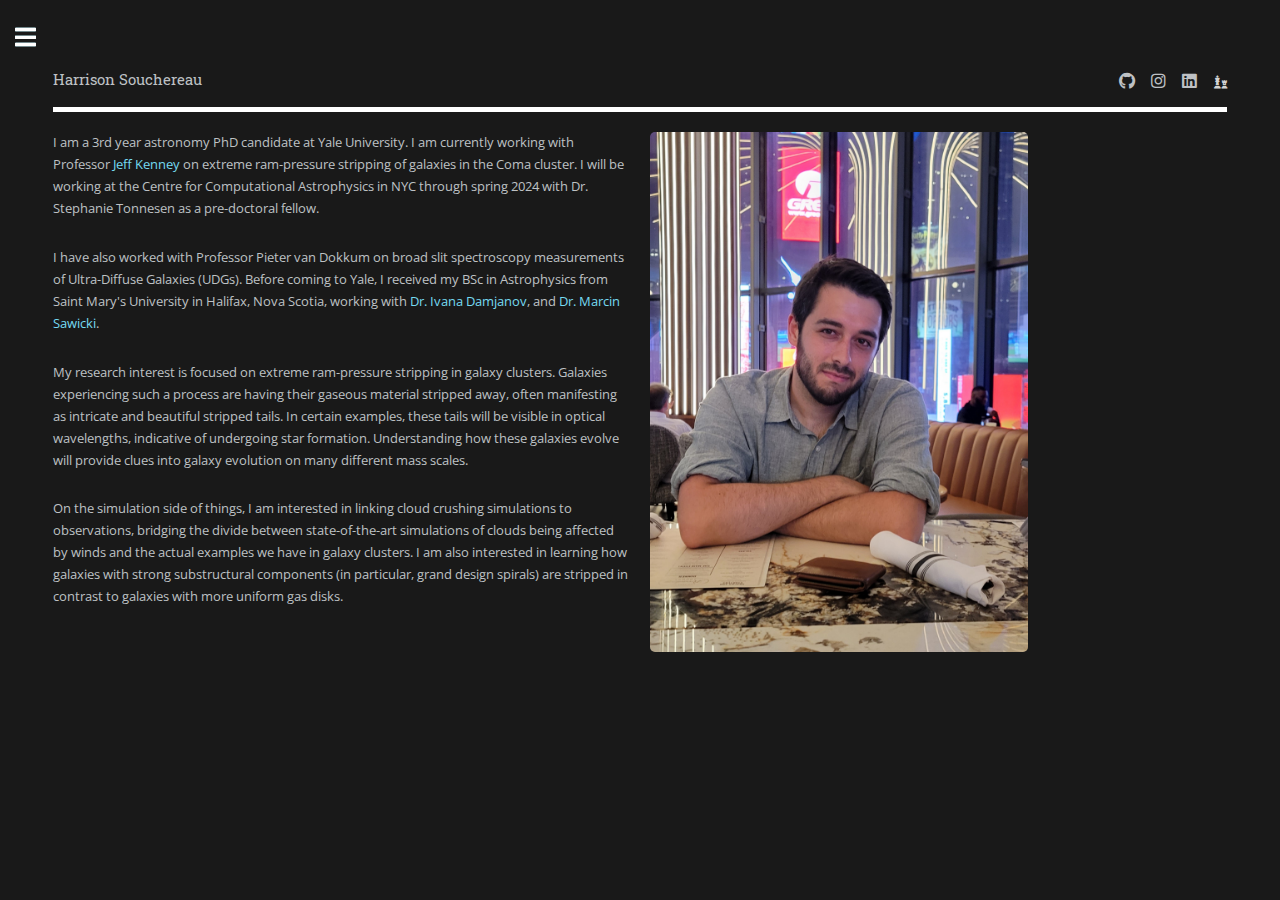
<file: index.html>
<!DOCTYPE HTML>
<!--
	Editorial by HTML5 UP
	html5up.net | @ajlkn
	Free for personal and commercial use under the CCA 3.0 license (html5up.net/license)
-->
<html>
	<head>
		<title>Harrison Souchereau</title>
		<meta charset="utf-8" />
		<meta name="viewport" content="width=device-width, initial-scale=1, user-scalable=no" />
		<link rel="stylesheet" href="assets/css/main.css" />
		<link rel="icon" href="images/icon.png">

		<script src="assets/jquery.min.js"></script>


	</head>
	<body class="is-preload">
		<!-- Wrapper -->
			<div id="wrapper">

				<!-- Main -->
					<div id="main">
						<div class="inner">

							<div id="nav-placeholder"></div>


							<div class="row" style="padding-top: 20px">
								<div class="col-6 col-12-small">
									<p> I am a 3rd year astronomy PhD candidate at Yale University.
										 I am currently working with Professor <a href="http://www.astro.yale.edu/kenney/pages/projects.html">
											Jeff Kenney </a> on extreme ram-pressure stripping of galaxies in the Coma cluster. I will be working at the Centre for 
											Computational Astrophysics in NYC through spring 2024 with Dr. Stephanie Tonnesen as a pre-doctoral fellow.
									</p>
									<p>
										I have also worked with Professor Pieter van Dokkum on broad slit
										spectroscopy measurements of Ultra-Diffuse Galaxies (UDGs). Before coming to Yale,
										I received my BSc in Astrophysics from Saint Mary's University
										in Halifax, Nova Scotia, working with <a href="https://www.smu.ca/research/profiles/faculty/Damjanov49.html">Dr. Ivana Damjanov</a>,
										and <a href="https://www.ap.smu.ca/~sawicki/sawicki/sawicki%3A_home.html"> Dr. Marcin Sawicki</a>.
									</p>
									<p>	
										My research interest is focused on extreme ram-pressure stripping in galaxy clusters. Galaxies experiencing such a process are having their gaseous material stripped away, often manifesting as intricate and beautiful stripped tails. In certain examples, these tails will be visible in optical wavelengths, indicative of undergoing star formation. Understanding how these galaxies evolve will provide clues into galaxy evolution on many different mass scales. 
									</p>
									<p>
										On the simulation side of things, I am interested in linking cloud crushing simulations to observations, bridging the divide between state-of-the-art simulations of clouds being affected by winds and the actual examples we have in galaxy clusters. I am also interested in learning how galaxies with strong substructural components (in particular, grand design spirals) are stripped in contrast to galaxies with more uniform gas disks.
									</p>


								</div>
								<div class="col-4 col-12-small">
									<span class="image fit"><img src="images/profpic2.jpg" alt="" width="70%"/></span>
								</div>

							</div>

						</div>
					</div>

				<!-- Sidebar -->
					<div id="sidebar">
						<div class="inner">

							<!-- Load in sidebar menu -->
							<div id="sidebarMenu-placeholder"></div>
							<!-- Footer -->
							<div id="sidebarFooter"></div>

						</div>
					</div>

			</div>

		<!-- Scripts -->
			<script src="assets/js/jquery.min.js"></script>
			<script src="assets/js/browser.min.js"></script>
			<script src="assets/js/breakpoints.min.js"></script>
			<script src="assets/js/util.js"></script>
			<script src="assets/js/main.js"></script>

			<script>
				$(function(){
					$("#nav-placeholder").load("assets/components/header.html");
					$("#sidebarMenu-placeholder").load("sidebarMenu.html");
					$("#sidebarFooter").load("assets/components/footer.html");
				});
			</script>



	</body>
</html>
</file>
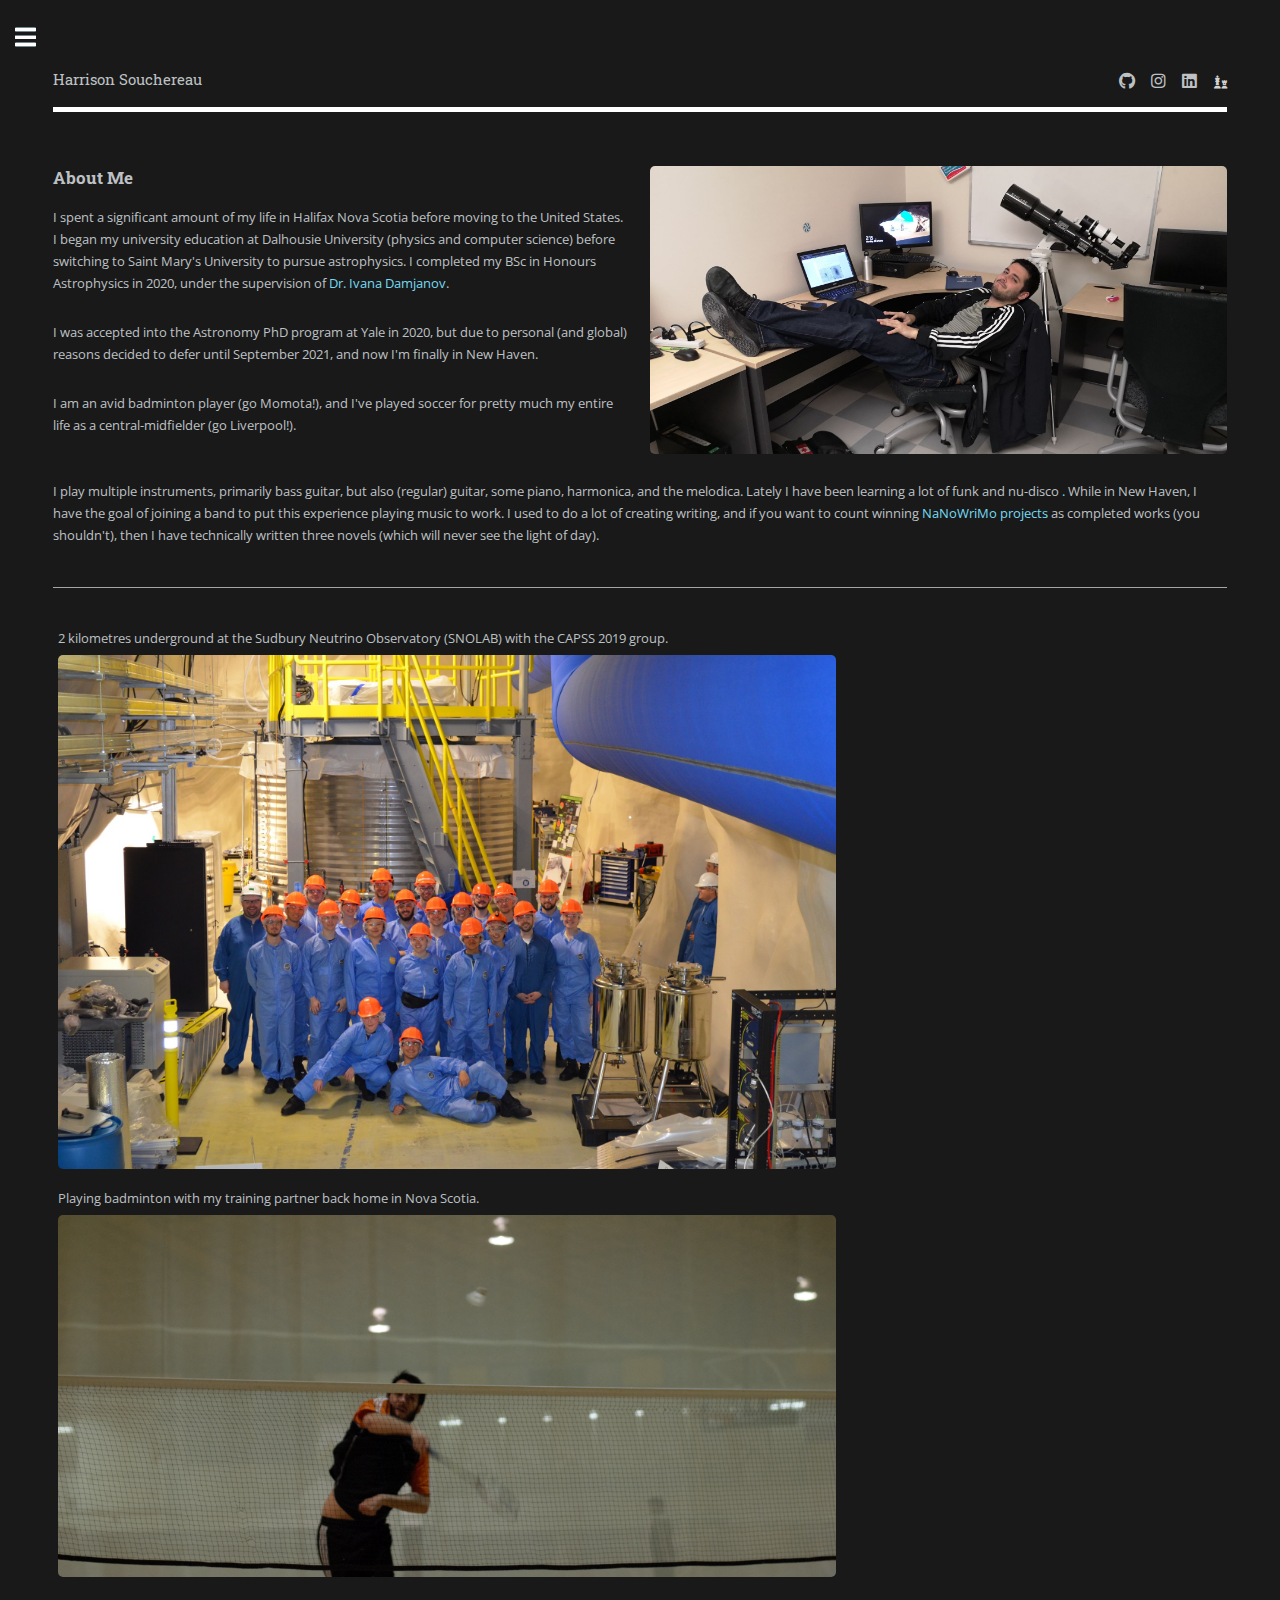
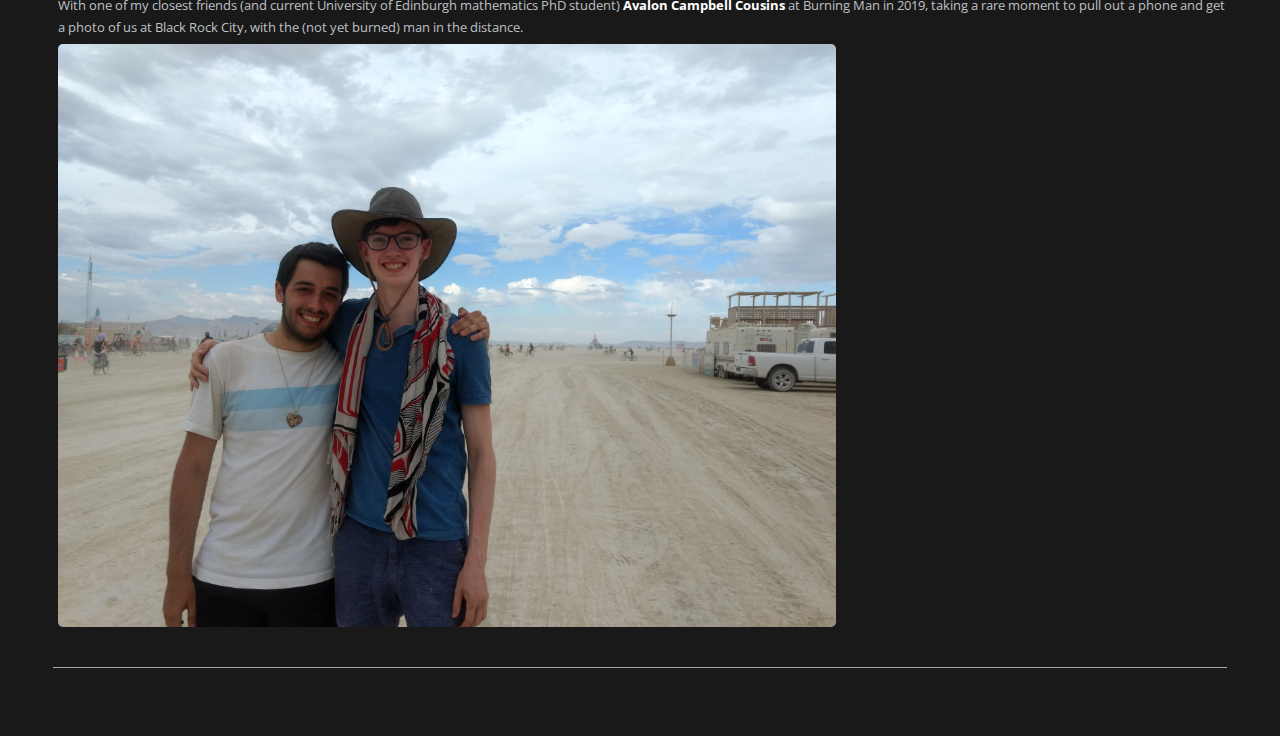
<file: aboutme.html>
<!DOCTYPE HTML>
<!--
	Editorial by HTML5 UP
	html5up.net | @ajlkn
	Free for personal and commercial use under the CCA 3.0 license (html5up.net/license)
-->
<html>
	<head>
		<title>About Me</title>
		<meta charset="utf-8" />
		<meta name="viewport" content="width=device-width, initial-scale=1, user-scalable=no" />
		<link rel="stylesheet" href="assets/css/main.css" />
		<link rel="icon" href="images/icon.png">

	</head>
	<body class="is-preload">

		<!-- Wrapper -->
			<div id="wrapper">

				<!-- Main -->
					<div id="main">
						<div class="inner">

							<!-- Header -->
							<div id="mainHeader"></div>

							<!-- Content -->
								<section>


									<div class="row">
										<div class="col-6 col-12-small">
										<h3>About Me</h3>
											<p> I spent a significant amount of my life in Halifax Nova Scotia before
												moving to the United States. I began my university education at Dalhousie
												University (physics and computer science) before switching to Saint Mary's University
												to pursue astrophysics. I completed my BSc in Honours Astrophysics in 2020, under the
												supervision of <a href="https://orcid.org/0000-0003-4797-5246" target="_blank">Dr. Ivana Damjanov</a>.
											</p>

											<p> I was accepted into the Astronomy PhD program at Yale in 2020, but due
											to personal (and global) reasons decided to defer until September 2021, and
											now I'm finally in New Haven. </p>

											<p>
												I am an avid badminton player (go Momota!), and I've played soccer for
												pretty much my entire life as a central-midfielder (go Liverpool!).
											</p>

										</div>
										<div class="col-6 col-12-small">
										<span class="image fit"> <img src="images/me.jpg"/> </span>

									</div>

									</div>

									<p>
										I play multiple instruments, primarily bass guitar, but also (regular)
										guitar, some piano, harmonica, and the melodica. Lately I have been
										learning a lot of funk and nu-disco
										<a class="navigation-link" href="quotes.html" style="padding: 0">.</a> While in
										New Haven, I have the goal of joining a band to put this experience playing music
										to work.
										I used to do a lot of creating writing, and if you want to count winning
										<a href="https://nanowrimo.org/">NaNoWriMo projects</a> as completed works
										(you shouldn't), then I	have technically written three novels (which will never see the
										light of day).
									</p>

									<hr class="major" />


									<div class="box alt">
										<div class="row gtr-25 gtr-uniform" style="display: block; margin-left: auto; margin-right: auto;">
											<p style="margin-bottom: 0; margin-top: 10pt">
											2 kilometres underground at the Sudbury Neutrino Observatory (SNOLAB) with
											the CAPSS 2019 group.
											</p>
											<div class="col-8"><span class="image fit"><img src="images/snolab.jpg" alt=""/></span></div>

											<p style="margin-bottom: 0; margin-top: 10pt">
												Playing badminton with my training partner back home in Nova Scotia. </p>
											<div class="col-8"><span class="image fit"><img src="images/badminton.PNG" alt="" /></span></div>


											<p style="margin-bottom: 0; margin-top: 10pt">
												With one of my closest friends (and current University of Edinburgh
												mathematics PhD student) <b> Avalon Campbell Cousins </b> at Burning Man in 2019,
												taking a rare moment to pull out a phone and get a photo of us at Black
												Rock City, with the (not yet burned) man in the distance. </p>
											<div class="col-8"><span class="image fit"><img src="images/photography/bm.jpg" alt="" /></span></div>
											<!-- Break -->

										</div>
									</div>


									<hr class="major" />

								</section>

						</div>
					</div>

				<!-- Sidebar -->
					<div id="sidebar">
						<div class="inner">


							<!-- Menu -->
							<div id=sidebarMenu></div>

							<!-- Footer -->
							<div id="sidebarFooter"></div>

						</div>
					</div>

			</div>

		<!-- Scripts -->
			<script src="assets/js/jquery.min.js"></script>
			<script src="assets/js/browser.min.js"></script>
			<script src="assets/js/breakpoints.min.js"></script>
			<script src="assets/js/util.js"></script>
			<script src="assets/js/main.js"></script>

		<script>
			$(function(){
				$("#mainHeader").load("assets/components/header.html");
				$("#sidebarMenu").load("sidebarMenu.html");
				$("#sidebarFooter").load("assets/components/footer.html");

			});
		</script>

	</body>
</html>
</file>
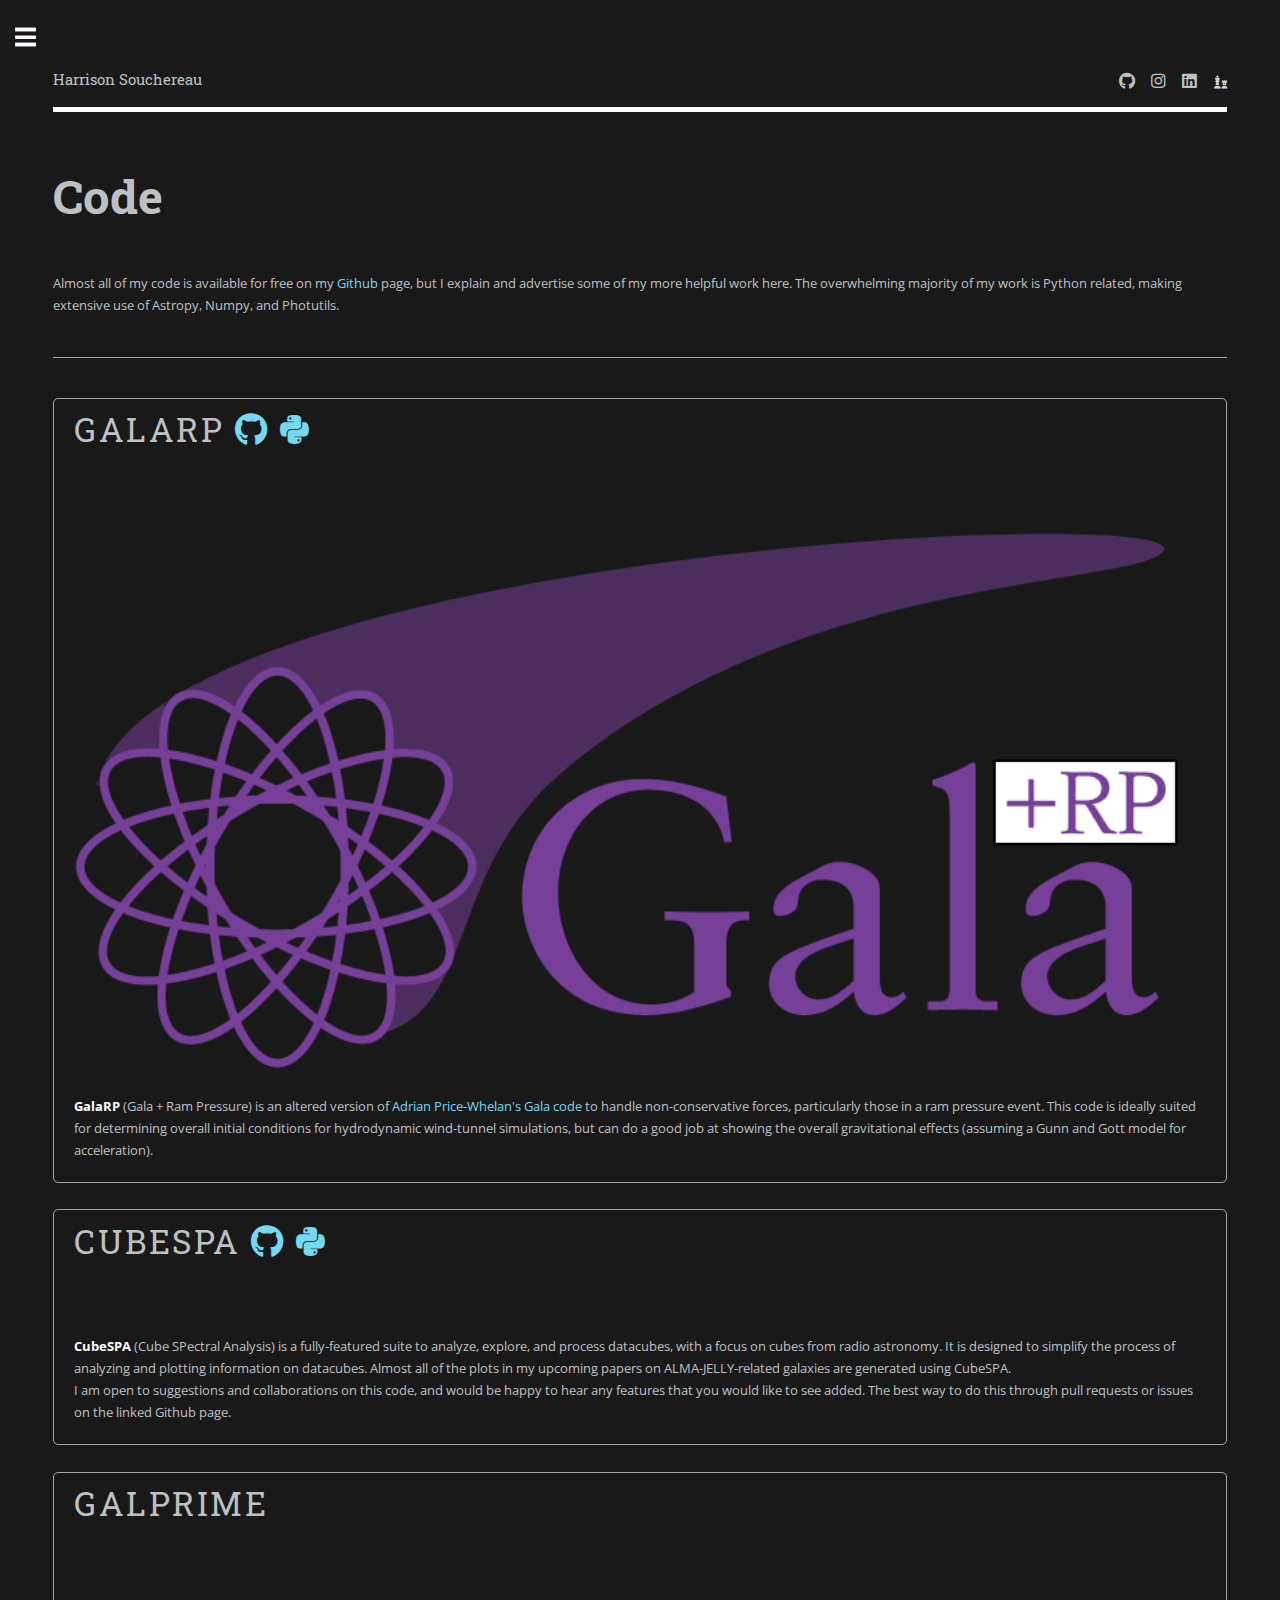
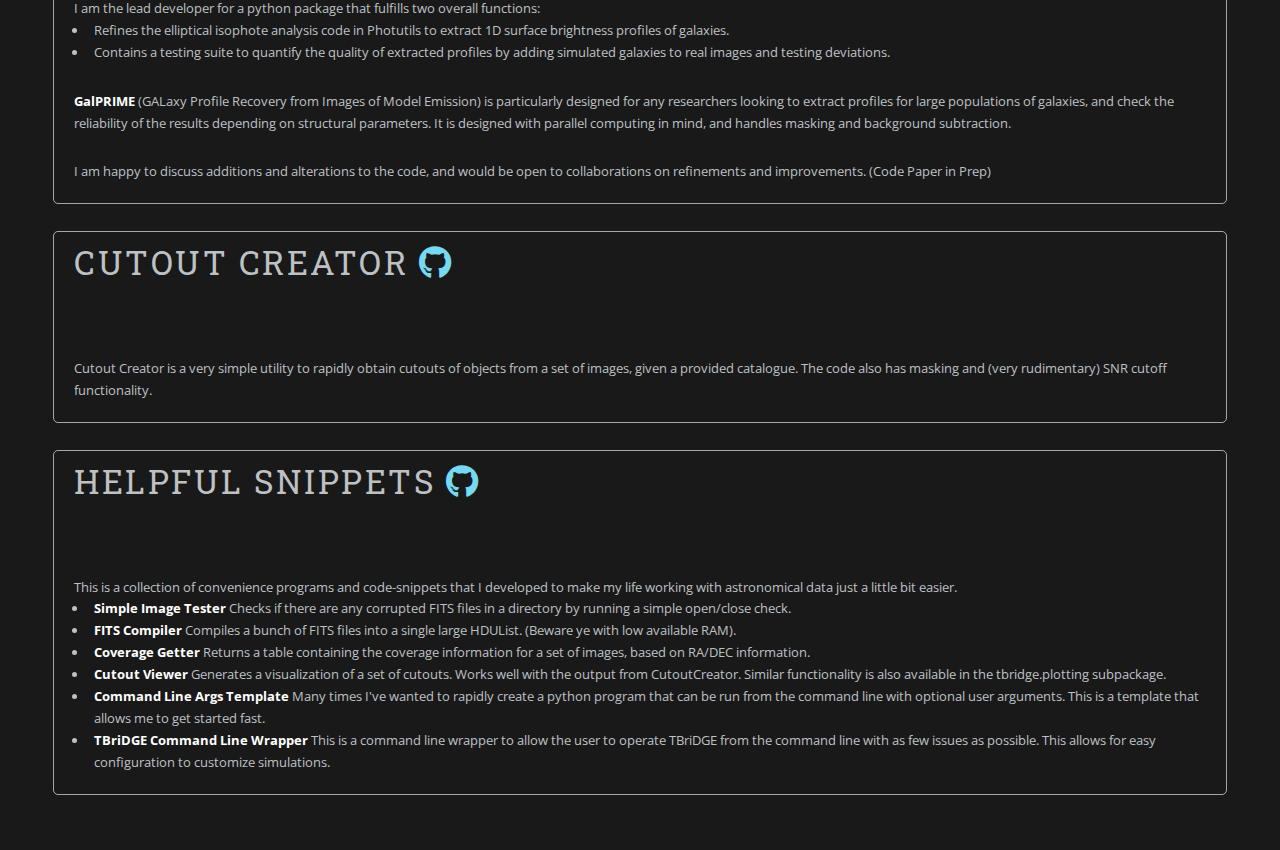
<file: code.html>
<!DOCTYPE HTML>
<!--
	Editorial by HTML5 UP
	html5up.net | @ajlkn
	Free for personal and commercial use under the CCA 3.0 license (html5up.net/license)
-->
<html>
	<head>
		<title>Code</title>
		<meta charset="utf-8" />
		<meta name="viewport" content="width=device-width, initial-scale=1, user-scalable=no" />
		<link rel="stylesheet" href="assets/css/main.css" />
		<link rel="icon" href="images/icon.png">

	</head>
	<body class="is-preload">

		<!-- Wrapper -->
			<div id="wrapper">
				<!-- Main -->
					<div id="main">
						<div class="inner">

							<!-- Header -->
							<div id="mainHeader"></div>

							<!-- Content -->
								<section>
									<header class="main">
										<h1>Code</h1>
									</header>

									<p> Almost all of my code is available for free on my
										<a href="https://github.com/hsouch">Github</a> page, but I explain and advertise
										some of my more helpful work here. The overwhelming majority of my work is
										Python related, making extensive use of Astropy, Numpy, and Photutils.
									</p>

									<hr class="major" />

									<div class="box">
										<header style="font-size: 25pt; padding: 0; margin: 0;">
											<p >GalaRP
												<a href="https://github.com/HSouch/CUBESPA" class="icon brands fa-github" ></a>
												<a href="https://pypi.org/project/cubespa/" class="icon brands fa-python"></a>
											</p>
										</header>
										<p style="padding-bottom: 0; margin: 0">
									
										</ul>
										
										<div class="col-4 col-12-small">
											<span class="image fit"><img src="images/Galarp-Logo.png" alt="Galarp Logo" width="70%"/></span>
										</div>

										<b> GalaRP </b> (Gala + Ram Pressure) is an altered version of 
										<a href="https://github.com/adrn/gala">Adrian Price-Whelan's Gala code</a>
										to handle non-conservative forces, particularly those in a ram pressure event.
										This code is ideally suited for determining overall initial conditions for 
										hydrodynamic wind-tunnel simulations, but can do a good job at showing the 
										overall gravitational effects (assuming a Gunn and Gott model for acceleration).
									</p>

									</div>
									
									<div class="box">
										<header style="font-size: 25pt; padding: 0; margin: 0;">
											<p >CubeSPA
												<a href="https://github.com/HSouch/CUBESPA" class="icon brands fa-github" ></a>
												<a href="https://pypi.org/project/cubespa/" class="icon brands fa-python"></a>
											</p>
										</header>
										<p style="padding-bottom: 0; margin: 0">
									

										</ul>
										<b> CubeSPA </b> (Cube SPectral Analysis) is a fully-featured suite to analyze,
										explore, and process datacubes, with a focus on cubes from radio astronomy. It
										is designed to simplify the process of analyzing and plotting information on
										datacubes. Almost all of the plots in my upcoming papers on ALMA-JELLY-related
										galaxies are generated using CubeSPA.
										</p>

										<p>

										I am open to suggestions and collaborations on this code, and would be happy to
										hear any features that you would like to see added. The best way to do this 
										through pull requests or issues on the linked Github page.

										</p>
									</div>


									<div class="box">
										<header style="font-size: 25pt; padding: 0; margin: 0;">
											<p >GalPRIME
<!--												<a href="https://github.com/hsouch" class="icon brands fa-github" ></a>-->
<!--												<a href="https://pypi.org/project/tbridge/" class="icon brands fa-python"></a>-->
											</p>
										</header>
										<p style="padding-bottom: 0; margin: 0">
											I am the lead developer for a python package that fulfills two
											overall functions:
											<ul >
										<li> Refines the elliptical isophote analysis code in Photutils to extract
										1D surface brightness profiles of galaxies. </li>
										<li> Contains a testing suite to quantify the quality of extracted profiles
											by adding simulated galaxies to real images and testing deviations.
										</li>

									</ul>
										<b> GalPRIME </b> (GALaxy Profile Recovery from Images of Model Emission) is
										particularly designed for any researchers looking to extract profiles for large
										populations of galaxies, and check the reliability of the results depending on
										structural parameters. It is designed with parallel computing in mind, and handles
										masking and background subtraction.
										</p>

										<p>

										I am happy to discuss additions and alterations to the code, and would be open to
										collaborations on refinements and improvements.

										(Code Paper in Prep)

										</p>
									</div>

									<div class="box">
										<header style="font-size: 25pt; padding: 0; margin: 0;">
											<p>Cutout Creator <a href="https://github.com/HSouch/CutoutCreator" class="icon brands fa-github"></a> </p>
										</header>
										<p>Cutout Creator is a very simple utility to rapidly obtain cutouts of objects
											from a set of images, given a provided catalogue. The code also has
											masking and (very rudimentary) SNR cutoff functionality.
										</p>
									</div>


									<div class="box">
										<header style="font-size: 25pt; padding: 0; margin: 0;">
											<p >Helpful Snippets
												<!--												<a href="https://github.com/hsouch" class="icon brands fa-github" ></a>-->
												<a href="https://github.com/HSouch/HelpfulSnippets" class="icon brands fa-github"></a>
											</p>
										</header>
										<p style="padding-bottom: 0; margin: 0">
											This is a collection of convenience programs and code-snippets
											that I developed to make my life working with astronomical data just a
											little bit easier.
										<ul>
											<li> <b> Simple Image Tester</b> Checks if there are any corrupted FITS
											files in a directory by running a simple open/close check. </li>
											<li> <b>FITS Compiler</b> Compiles a bunch of FITS files into  a single large
											HDUList. (Beware ye with low available RAM). </li>
											<li> <b> Coverage Getter </b> Returns a table containing the coverage information
											 for a set of images, based on RA/DEC information. </li>
											<li> <b> Cutout Viewer </b> Generates a visualization of a set of cutouts.
											Works well with the output from CutoutCreator. Similar functionality is also
											available in the tbridge.plotting subpackage. </li>
											<li> <b> Command Line Args Template </b> Many times I've wanted to rapidly
											create a python program that can be run from the command line with optional
											user arguments. This is a template that allows me to get started fast. </li>
											<li> <b>TBriDGE Command Line Wrapper </b> This is a command line wrapper to
											allow the user to operate TBriDGE from the command line with as few issues
											as possible. This allows for easy configuration to customize simulations. </li>

										</ul>

									</div>

								</section>

						</div>
					</div>

				<!-- Sidebar -->
					<div id="sidebar">
						<div class="inner">


							<!-- Menu -->
							<div id=sidebarMenu></div>

							<!-- Footer -->
							<div id="sidebarFooter"></div>

						</div>
					</div>

			</div>

		<!-- Scripts -->
			<script src="assets/js/jquery.min.js"></script>
			<script src="assets/js/browser.min.js"></script>
			<script src="assets/js/breakpoints.min.js"></script>
			<script src="assets/js/util.js"></script>
			<script src="assets/js/main.js"></script>

		<script>
			$(function(){
				$("#mainHeader").load("assets/components/header.html");
				$("#sidebarMenu").load("sidebarMenu.html");
				$("#sidebarFooter").load("assets/components/footer.html");

			});
		</script>

	</body>
</html>
</file>
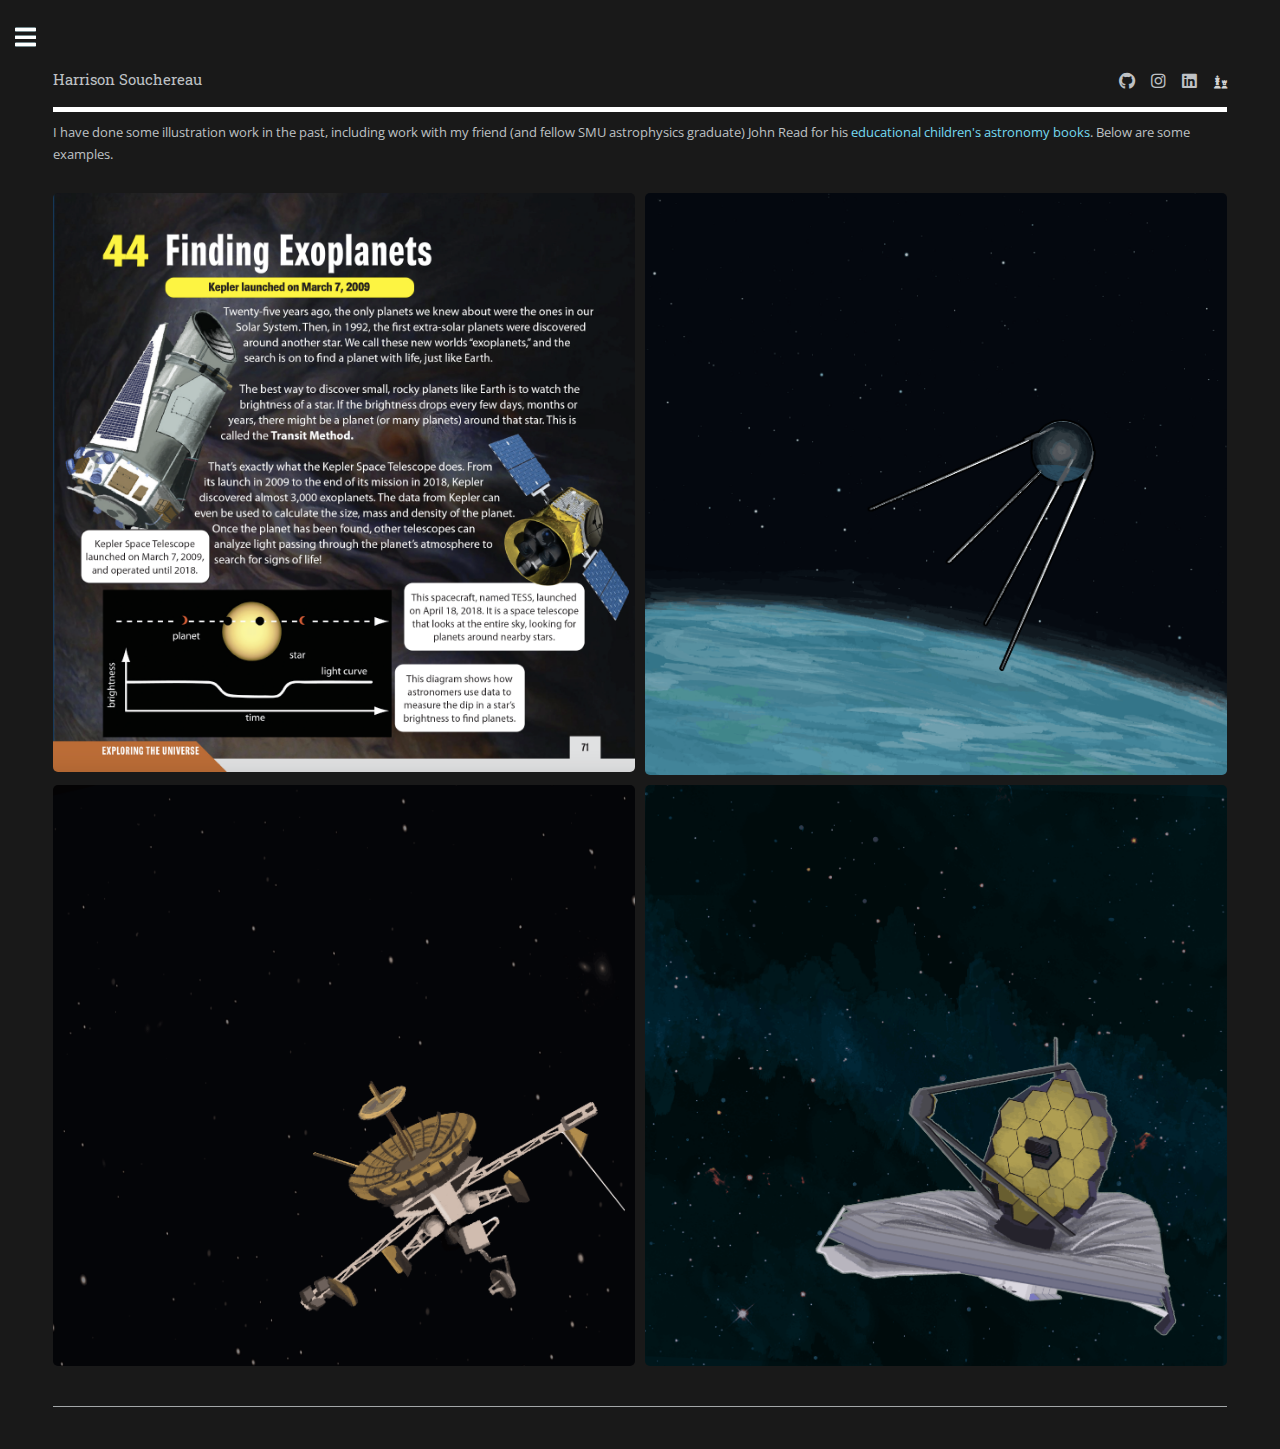
<file: illustrations.html>
<!DOCTYPE HTML>
<!--
	Editorial by HTML5 UP
	html5up.net | @ajlkn
	Free for personal and commercial use under the CCA 3.0 license (html5up.net/license)
-->
<html>
	<head>
		<title>About Me</title>
		<meta charset="utf-8" />
		<meta name="viewport" content="width=device-width, initial-scale=1, user-scalable=no" />
		<link rel="stylesheet" href="assets/css/main.css" />
		<link rel="icon" href="images/icon.png">

	</head>
	<body class="is-preload">

		<!-- Wrapper -->
			<div id="wrapper">

				<!-- Main -->
					<div id="main">
						<div class="inner">

							<div id="mainHeader"></div>

							<p style="padding-top: 10px">
								I have done some illustration work in the past, including work with my friend (and fellow
								SMU astrophysics graduate) John Read for his
								<a href="https://www.amazon.com/gp/product/B096Y4B5J4/ref=dbs_a_def_rwt_bibl_vppi_i1" target="_blank"> educational children's astronomy books</a>.
								Below are some examples.
							</p>



							<div class="box alt">
								<div class="row gtr-50 gtr-uniform">
									<div class="col-6"><span class="image fit"><img
											src="images/illustrations/illustration_kepler.png" alt="" /></span></div>
									<div class="col-6"><span class="image fit"><img
											src="images/illustrations/1%20-%20Voyager%201.png" alt="" /></span></div>

									<div class="col-6"><span class="image fit"><img
											src="images/illustrations/12%20-%20Galileo.png" alt="" /></span></div>
									<div class="col-6"><span class="image fit"><img
											src="images/illustrations/42%20-%20JWST.png" alt="" /></span></div>


								</div>
							</div>


									<hr class="major" />

								</section>

						</div>
					</div>

				<!-- Sidebar -->
					<div id="sidebar">
						<div class="inner">


							<!-- Menu -->
							<div id=sidebarMenu></div>

							<!-- Footer -->
							<div id="sidebarFooter"></div>

						</div>
					</div>

			</div>

		<!-- Scripts -->
			<script src="assets/js/jquery.min.js"></script>
			<script src="assets/js/browser.min.js"></script>
			<script src="assets/js/breakpoints.min.js"></script>
			<script src="assets/js/util.js"></script>
			<script src="assets/js/main.js"></script>

		<script>
			$(function(){
				$("#mainHeader").load("assets/components/header.html");
				$("#sidebarMenu").load("sidebarMenu.html");
				$("#sidebarFooter").load("assets/components/footer.html");

			});
		</script>

	</body>
</html>
</file>
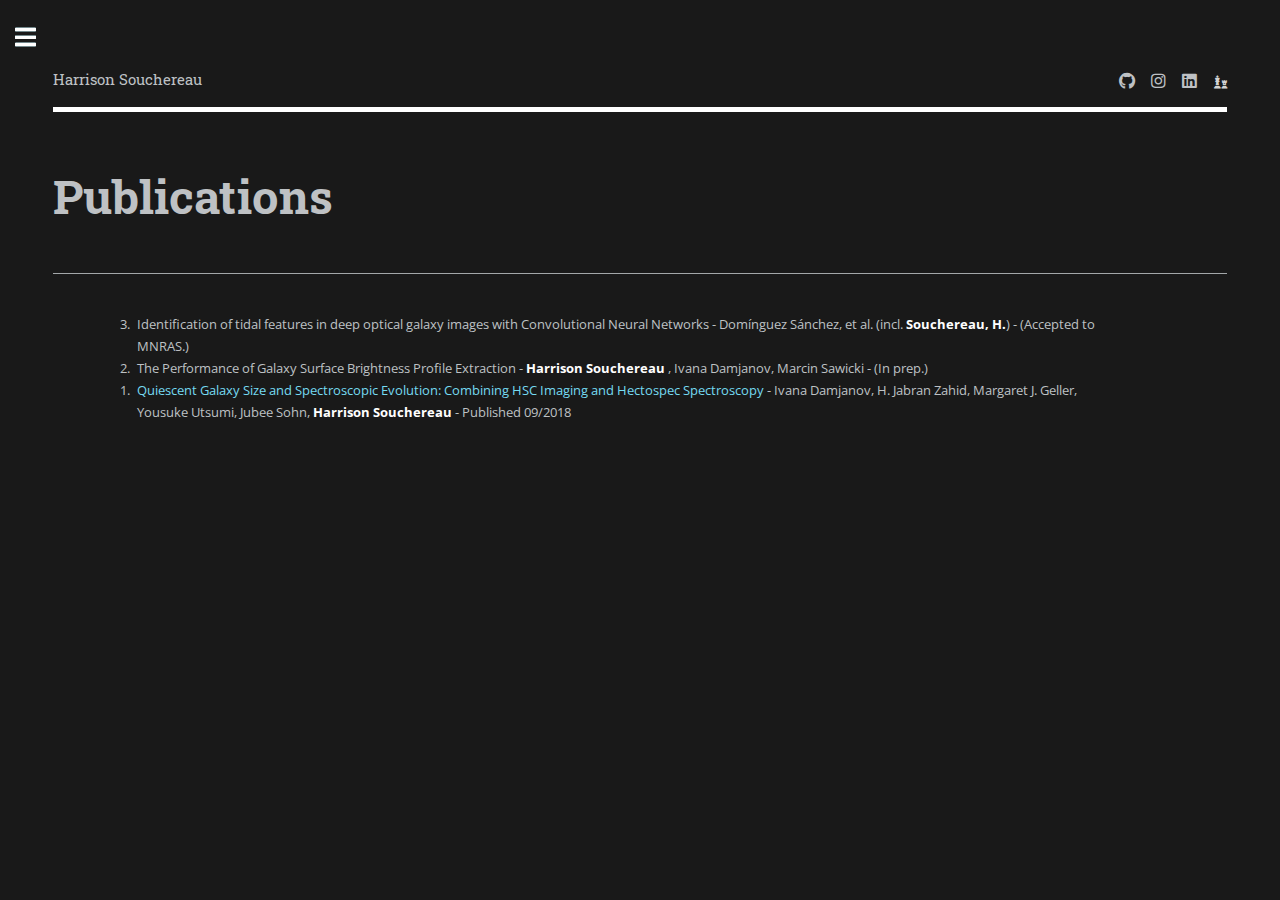
<file: publications.html>
<!DOCTYPE HTML>
<!--
	Editorial by HTML5 UP
	html5up.net | @ajlkn
	Free for personal and commercial use under the CCA 3.0 license (html5up.net/license)
-->
<html>
	<head>
		<title>Research</title>
		<meta charset="utf-8" />
		<meta name="viewport" content="width=device-width, initial-scale=1, user-scalable=no" />
		<link rel="stylesheet" href="assets/css/main.css" />
		<link rel="icon" href="images/icon.png">


	</head>
	<body class="is-preload">

		<!-- Wrapper -->
			<div id="wrapper">

				<!-- Main -->
					<div id="main">
						<div class="inner">

							<!-- Header -->
							<div id="mainHeader"></div>

							<!-- Content -->
								<section>
									<header class="main">
										<h1>Publications</h1>
									</header>

									<!-- Still a little bare... guess I need to start filling this out. -->

									<hr class="major" />


									<div class="row">

									<ol reversed class="padded-list">

										<li> Identification of tidal features in deep optical galaxy images with 
											Convolutional Neural Networks -
											Domínguez Sánchez, et al. (incl. <strong>Souchereau, H.</strong>) -
											(Accepted to MNRAS.)
										</li>


										<li> The Performance of Galaxy Surface Brightness Profile Extraction -
											<strong>Harrison Souchereau </strong>, Ivana Damjanov, Marcin Sawicki -
											(In prep.)
										</li>

										<li> <a href="https://ui.adsabs.harvard.edu/abs/2019ApJ...872...91D/abstract" >
												Quiescent Galaxy Size and Spectroscopic Evolution: Combining HSC Imaging and Hectospec Spectroscopy </a>
											-
										Ivana Damjanov, H. Jabran Zahid, Margaret J. Geller, Yousuke Utsumi, Jubee Sohn,
										<strong>Harrison Souchereau </strong> -
										Published 09/2018</li>


									</ol>

									</div>

								</section>

						</div>
					</div>

				<!-- Sidebar -->
					<div id="sidebar">
						<div class="inner">


							<!-- Menu -->
							<div id=sidebarMenu></div>

							<!-- Footer -->
							<div id="sidebarFooter"></div>

						</div>
					</div>

			</div>

		<!-- Scripts -->
			<script src="assets/js/jquery.min.js"></script>
			<script src="assets/js/browser.min.js"></script>
			<script src="assets/js/breakpoints.min.js"></script>
			<script src="assets/js/util.js"></script>
			<script src="assets/js/main.js"></script>

		<script>
			$(function(){
				$("#mainHeader").load("assets/components/header.html");
				$("#sidebarMenu").load("sidebarMenu.html");
				$("#sidebarFooter").load("assets/components/footer.html");

			});
		</script>

	</body>
</html>
</file>
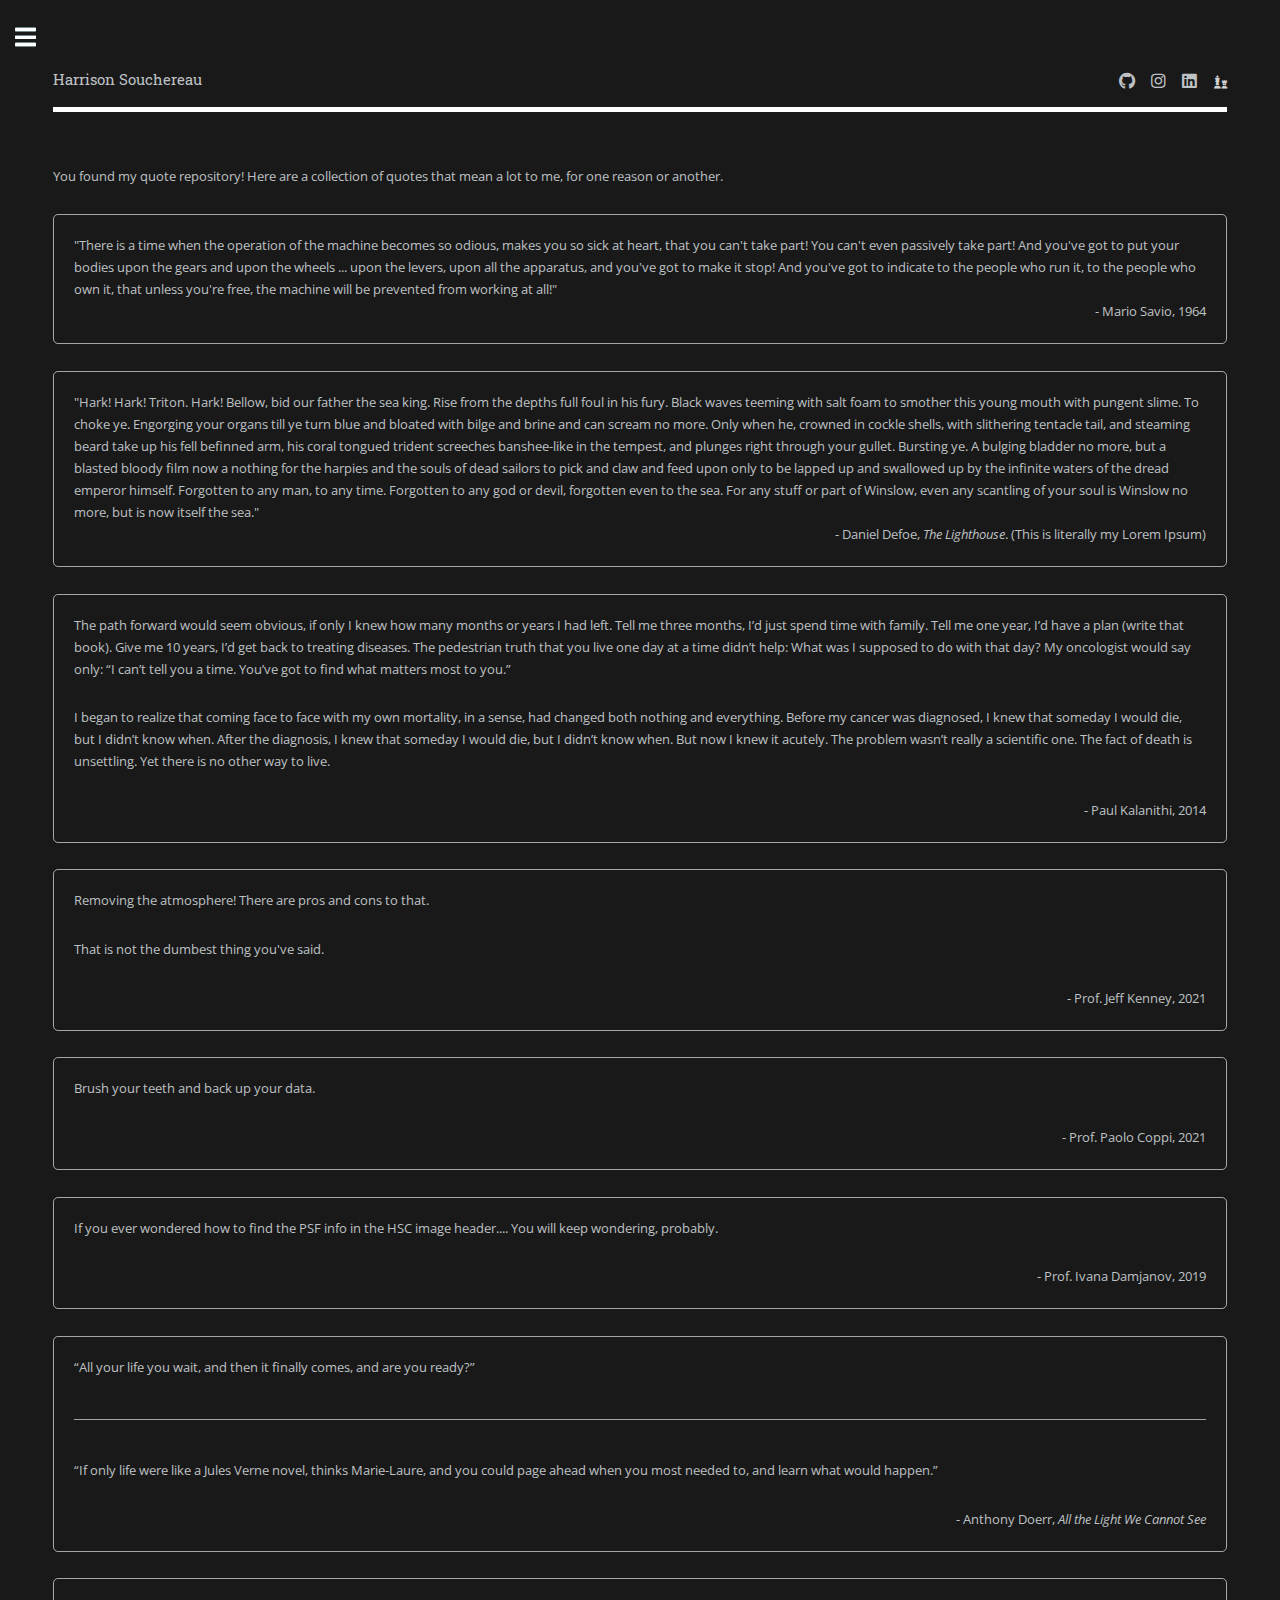
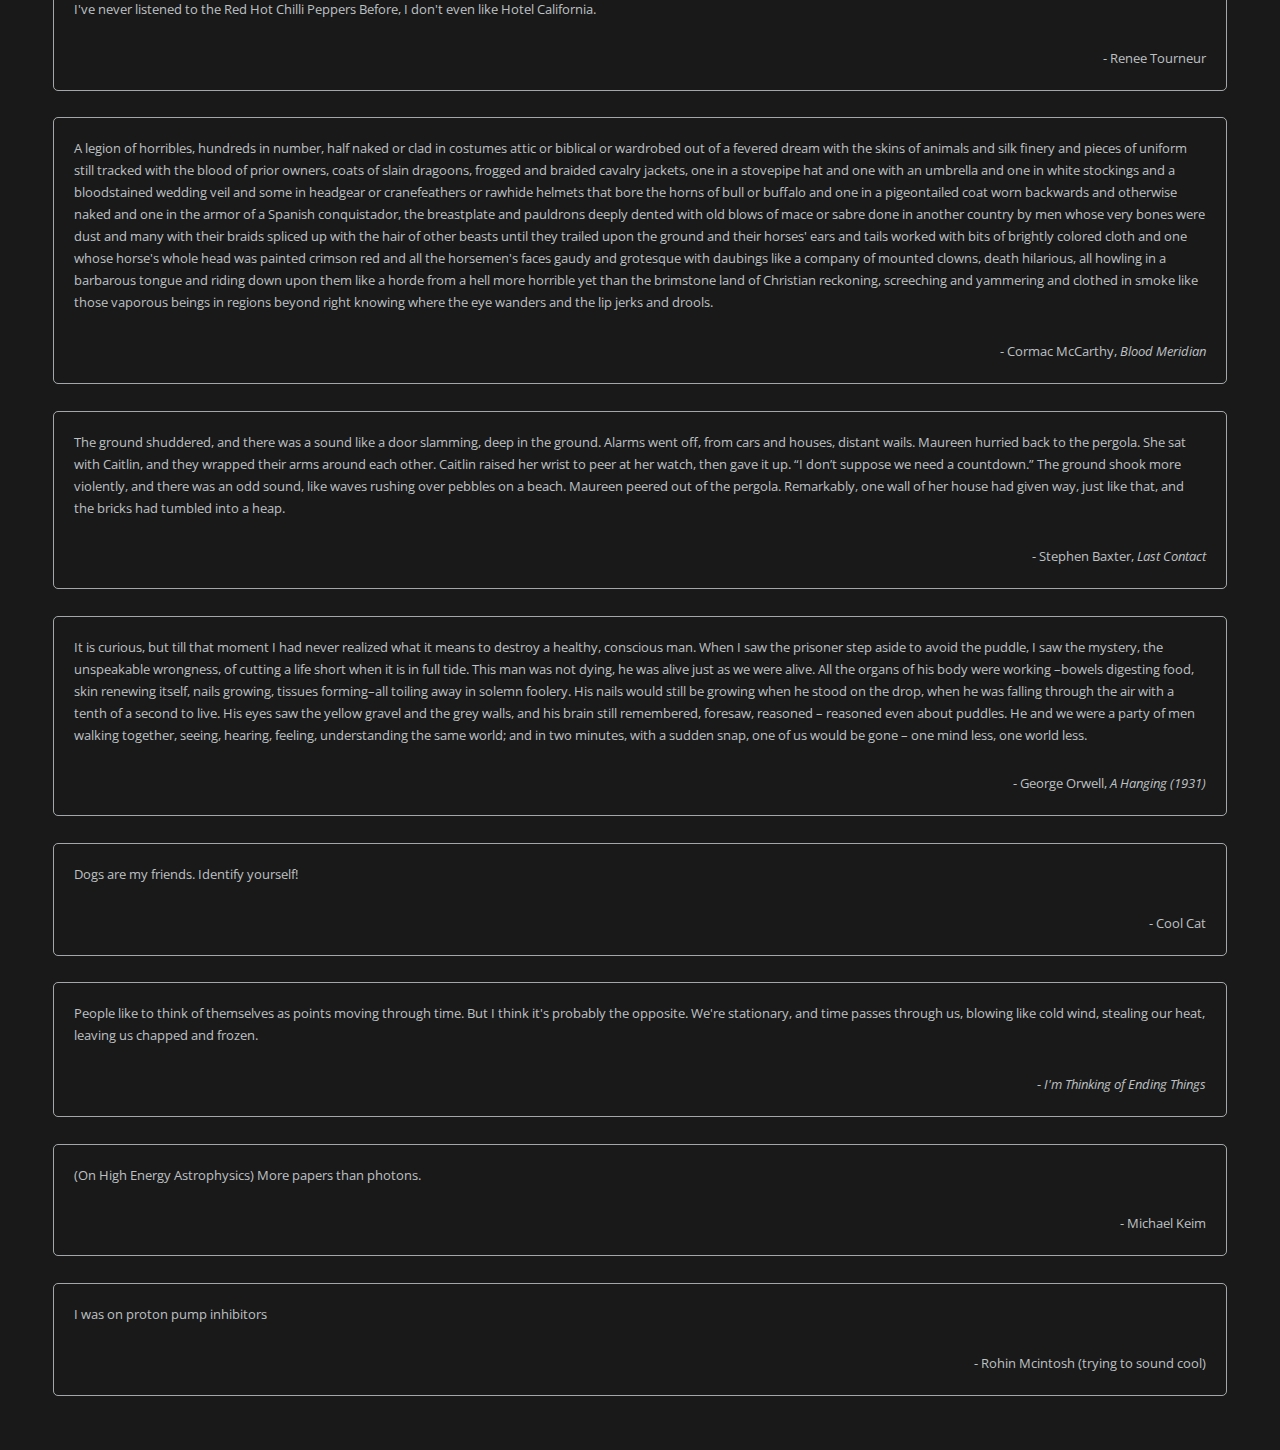
<file: quotes.html>
<!DOCTYPE HTML>
<!--
	Editorial by HTML5 UP
	html5up.net | @ajlkn
	Free for personal and commercial use under the CCA 3.0 license (html5up.net/license)
-->
<html>
	<head>
		<title>Quotes!</title>
		<meta charset="utf-8" />
		<meta name="viewport" content="width=device-width, initial-scale=1, user-scalable=no" />
		<link rel="stylesheet" href="assets/css/main.css" />
		<link rel="icon" href="images/icon.png">

	</head>
	<body class="is-preload">

		<!-- Wrapper -->
			<div id="wrapper">

				<!-- Main -->
					<div id="main">
						<div class="inner">

							<!-- Header -->
							<div id="mainHeader"></div>

							<!-- Content -->
								<section>

									<p> You found my quote repository! Here are a collection of quotes that mean
										a lot to me, for one reason or another. </p>

									<div class="box">
										"There is a time when the operation of the machine becomes so
										odious, makes you so sick at heart, that you can't take part! You can't even
										passively take part! And you've got to put your bodies upon the gears and upon
										the wheels ... upon the levers, upon all the apparatus, and you've got to make
										it stop! And you've got to indicate to the people who run it, to the people who
										own it, that unless you're free, the machine will be prevented from working at
										all!"

										<p style="text-align: right"> - Mario Savio, 1964 </p>
									</div>


									<div class="box">
										"Hark! Hark! Triton. Hark! Bellow, bid our father the sea king. Rise from the
										depths full foul in his fury. Black waves teeming with salt foam to smother
										this young mouth with pungent slime. To choke ye. Engorging your
										organs till ye turn blue and bloated with bilge and brine and can scream no
										more. Only when he, crowned in cockle shells, with slithering tentacle tail,
										and steaming beard take up his fell befinned arm, his coral tongued trident
										screeches banshee-like in the tempest, and plunges right through your
										gullet. Bursting ye. A bulging bladder no more, but a blasted bloody film
										now a nothing for the harpies and the souls of dead sailors to pick and claw
										and feed upon only to be lapped up and swallowed up by the infinite waters
										of the dread emperor himself. Forgotten to any man, to any time. Forgotten
										to any god or devil,
										forgotten even to the sea. For any stuff or part of Winslow, even any
										scantling of your soul is Winslow no more, but is now itself the sea."

										<p style="text-align: right"> - Daniel Defoe, <i> The Lighthouse</i>. (This is
										literally my Lorem Ipsum)</p>
									</div>

									<div class="box">
										<p>
											The path forward would seem obvious, if only I knew how many months or years I
											had left. Tell me three months, I’d just spend time with family. Tell me one year,
											I’d have a plan (write that book). Give me 10 years, I’d get back to treating diseases.
											The pedestrian truth that you live one day at a time didn’t help: What was I
											supposed to do with that day? My oncologist would say only: “I can’t tell you a
											time. You’ve got to find what matters most to you.”
										</p>

										<p>
											I began to realize that coming face to face with my own mortality, in a sense,
											had changed both nothing and everything. Before my cancer was diagnosed, I knew
											that someday I would die, but I didn’t know when. After the diagnosis, I knew
											that someday I would die, but I didn’t know when. But now I knew it acutely.
											The problem wasn’t really a scientific one. The fact of death is unsettling.
											Yet there is no other way to live.
										</p>

										<p style="text-align: right"> - Paul Kalanithi, 2014</p>

									</div>


									<div class="box">
										<p>
											Removing the atmosphere! There are pros and cons to that.
										</p>

										<p>
											That is not the dumbest thing you've said.
										</p>

										<p style="text-align: right"> - Prof. Jeff Kenney, 2021</p>

									</div>


									<div class="box">
										<p>
											Brush your teeth and back up your data.
										</p>

										<p style="text-align: right"> - Prof. Paolo Coppi, 2021 </p>

									</div>

									<div class="box">
										<p>
											If you ever wondered how to find the PSF info in the HSC image header....
											You will keep wondering, probably.
										</p>

										<p style="text-align: right"> - Prof. Ivana Damjanov, 2019 </p>

									</div>

									<div class="box">
										<p>
											“All your life you wait, and then it finally comes, and are you ready?”
										</p>

										<hr class="major"/>

										<p> “If only life were like a Jules Verne novel, thinks Marie-Laure, and you
											could page ahead when you most needed to, and learn what would happen.”</p>

										<p style="text-align: right"> - Anthony Doerr, <i>All the Light We Cannot See</i> </p>

									</div>

									<div class="box">
										<p>
											I've never listened to the Red Hot Chilli Peppers Before, I don't even
											like Hotel California.
										</p>

										<p style="text-align: right"> - Renee Tourneur</p>

									</div>

									<div class="box">
										<p>

											A legion of horribles, hundreds in number, half naked or clad in costumes
											attic or biblical or wardrobed out of a fevered dream with the skins of
											animals and silk finery and pieces of uniform still tracked with the blood
											of prior owners, coats of slain dragoons, frogged and braided cavalry
											jackets, one in a stovepipe hat and one with an umbrella and one in white
											stockings and a bloodstained wedding veil and some in headgear or
											cranefeathers or rawhide helmets that bore the horns of bull or buffalo
											and one in a pigeontailed coat worn backwards and otherwise naked and one
											in the armor of a Spanish conquistador, the breastplate and pauldrons
											deeply dented with old blows of mace or sabre done in another country by
											men whose very bones were dust and many with their braids spliced up with
											the hair of other beasts until they trailed upon the ground and their
											horses' ears and tails worked with bits of brightly colored cloth and
											one whose horse's whole head was painted crimson red and all the
											horsemen's faces gaudy and grotesque with daubings like a company of
											mounted clowns, death hilarious, all howling in a barbarous tongue and
											riding down upon them like a horde from a hell more horrible yet than
											the brimstone land of Christian reckoning, screeching and yammering and
											clothed in smoke like those vaporous beings in regions beyond right
											knowing where the eye wanders and the lip jerks and drools.
										</p>

										<p style="text-align: right"> - Cormac McCarthy, <i> Blood Meridian</i></p>

									</div>


									<div class="box">
										<p>
											The ground shuddered, and there was a sound like a door slamming, deep in
											the ground. Alarms went off, from cars and houses, distant wails. Maureen
											hurried back to the pergola. She sat with Caitlin, and they wrapped their
											arms around each other. Caitlin raised her wrist to peer at her watch,
											then gave it up. “I don’t suppose we need a countdown.”

											The ground shook more violently, and there was an odd sound, like waves
											rushing over pebbles on a beach. Maureen peered out of the pergola.
											Remarkably, one wall of her house had given way, just like that, and the
											bricks had tumbled into a heap.

										</p>

										<p style="text-align: right"> - Stephen Baxter, <i> Last Contact</i></p>

									</div>

									<div class="box">
										<p>
											It is curious, but till that moment I had never realized what it means to
											destroy a healthy, conscious man. When I saw the prisoner step aside to
											avoid the puddle, I saw the mystery, the unspeakable wrongness, of cutting
											a life short when it is in full tide. This man was not dying, he was alive
											just as we were alive. All the organs of his body were working –bowels
											digesting food, skin renewing itself, nails growing, tissues forming–all
											toiling away in solemn foolery. His nails would still be growing when he
											stood on the drop, when he was falling through the air with a tenth of a
											second to live. His eyes saw the yellow gravel and the grey walls, and
											his brain still remembered, foresaw, reasoned – reasoned even about
											puddles. He and we were a party of men walking together, seeing, hearing,
											feeling, understanding the same world; and in two minutes, with a sudden
											snap, one of us would be gone – one mind less, one world less.

										</p>

										<p style="text-align: right"> - George Orwell, <i> A Hanging (1931)</i></p>

									</div>

									<div class="box">
										<p>
											Dogs are my friends. Identify yourself!

										</p>

										<p style="text-align: right"> - Cool Cat </p>

									</div>

									<div class="box">
										<p>
											People like to think of themselves as points moving through time.
											But I think it's probably the opposite. We're stationary, and time passes
											through us, blowing like cold wind, stealing our heat, leaving us chapped
											and frozen.

										</p>

										<p style="text-align: right"> - <i> I'm Thinking of Ending Things</i></p>

									</div>


									<div class="box">
										<p>
											(On High Energy Astrophysics) More papers than photons.

										</p>

										<p style="text-align: right"> - Michael Keim </p>

									</div>


									<div class="box">
										<p>
											I was on proton pump inhibitors

										</p>

										<p style="text-align: right"> - Rohin Mcintosh (trying to sound cool) </p>

									</div>


								</section>

						</div>
					</div>

				<!-- Sidebar -->
					<div id="sidebar">
						<div class="inner">


							<!-- Menu -->
							<div id=sidebarMenu></div>

							<!-- Footer -->
							<div id="sidebarFooter"></div>

						</div>
					</div>

			</div>

		<!-- Scripts -->
			<script src="assets/js/jquery.min.js"></script>
			<script src="assets/js/browser.min.js"></script>
			<script src="assets/js/breakpoints.min.js"></script>
			<script src="assets/js/util.js"></script>
			<script src="assets/js/main.js"></script>

		<script>
			$(function(){
				$("#mainHeader").load("assets/components/header.html");
				$("#sidebarMenu").load("sidebarMenu.html");
				$("#sidebarFooter").load("assets/components/footer.html");

			});
		</script>

	</body>
</html>
</file>
<file: assets/css/main.css>
@import url(fontawesome-all.min.css);
@import url("https://fonts.googleapis.com/css?family=Open+Sans:400,600,400italic,600italic|Roboto+Slab:400,700");
/*
	Editorial by HTML5 UP
	html5up.net | @ajlkn
	Free for personal and commercial use under the CCA 3.0 license (html5up.net/license)
*/
html, body, div, span, applet, object,
iframe, h1, h2, h3, h4, h5, h6, p, blockquote,
pre, a, abbr, acronym, address, big, cite,
code, del, dfn, em, img, ins, kbd, q, s, samp,
small, strike, strong, sub, sup, tt, var, b,
u, i, center, dl, dt, dd, ol, ul, li, fieldset,
form, label, legend, table, caption, tbody,
tfoot, thead, tr, th, td, article, aside,
canvas, details, embed, figure, figcaption,
footer, header, hgroup, menu, nav, output, ruby,
section, summary, time, mark, audio, video {
  margin: 0;
  padding: 0;
  border: 0;
  font-size: 100%;
  font: inherit;
  vertical-align: baseline; }

article, aside, details, figcaption, figure,
footer, header, hgroup, menu, nav, section {
  display: block; }

body {
  line-height: 1; }

ol, ul {
  list-style: none; }

blockquote, q {
  quotes: none; }
  blockquote:before, blockquote:after, q:before, q:after {
    content: '';
    content: none; }

table {
  border-collapse: collapse;
  border-spacing: 0; }

body {
  -webkit-text-size-adjust: none; }

mark {
  background-color: transparent;
  color: inherit; }

input::-moz-focus-inner {
  border: 0;
  padding: 0; }

input, select, textarea {
  -moz-appearance: none;
  -webkit-appearance: none;
  -ms-appearance: none;
  appearance: none; }

/* Basic */
@-ms-viewport {
  width: device-width; }

body {
  -ms-overflow-style: scrollbar; }

@media screen and (max-width: 480px) {
  html, body {
    min-width: 320px; } }

html {
  box-sizing: border-box; }

*, *:before, *:after {
  box-sizing: inherit; }

body {
  background: #191919; }
  body.is-preload *, body.is-preload *:before, body.is-preload *:after, body.is-resizing *, body.is-resizing *:before, body.is-resizing *:after {
    -moz-animation: none !important;
    -webkit-animation: none !important;
    -ms-animation: none !important;
    animation: none !important;
    -moz-transition: none !important;
    -webkit-transition: none !important;
    -ms-transition: none !important;
    transition: none !important; }

/* Type */
body, input, select, textarea {
  color: #bec1c4;
  font-family: "Open Sans", sans-serif;
  font-size: 13pt;
  font-weight: 400;
  line-height: 1.65; }
  @media screen and (max-width: 1680px) {
    body, input, select, textarea {
      font-size: 11pt; } }
  @media screen and (max-width: 1280px) {
    body, input, select, textarea {
      font-size: 10pt; } }
  @media screen and (max-width: 360px) {
    body, input, select, textarea {
      font-size: 9pt; } }

a {
  -moz-transition: color 0.2s ease-in-out, border-bottom-color 0.2s ease-in-out;
  -webkit-transition: color 0.2s ease-in-out, border-bottom-color 0.2s ease-in-out;
  -ms-transition: color 0.2s ease-in-out, border-bottom-color 0.2s ease-in-out;
  transition: color 0.2s ease-in-out, border-bottom-color 0.2s ease-in-out;
  /*border-bottom: dotted 1px;*/
  color: #75daf1;
  text-decoration: none; }
  a:hover {
    border-bottom-color: #ffffff;
    color: #ffffff !important; }
    a:hover strong {
      color: inherit; }

strong, b {
  color: #ffffff;
  font-weight: bolder; }

em, i {
  font-style: italic; }

p {
  margin: 0 0 2em 0; }

h1, h2, h3, h4, h5, h6 {
  color: #bec1c4;
  font-family: "Roboto Slab", serif;
  font-weight: 700;
  line-height: 1.5;
  margin: 0 0 1em 0; }
  h1 a, h2 a, h3 a, h4 a, h5 a, h6 a {
    color: inherit;
    text-decoration: none;
    border-bottom: 0; }

h1 {
  font-size: 4em;
  margin: 0 0 0.5em 0;
  line-height: 1.3; }

h2 {
  font-size: 1.75em; }

h3 {
  font-size: 1.25em; }

h4 {
  font-size: 1.1em; }

h5 {
  font-size: 0.9em; }

h6 {
  font-size: 0.7em; }

@media screen and (max-width: 1680px) {
  h1 {
    font-size: 3.5em; } }

@media screen and (max-width: 980px) {
  h1 {
    font-size: 3.25em; } }

@media screen and (max-width: 736px) {
  h1 {
    font-size: 2em;
    line-height: 1.4; }
  h2 {
    font-size: 1.5em; } }

sub {
  font-size: 0.8em;
  position: relative;
  top: 0.5em; }

sup {
  font-size: 0.8em;
  position: relative;
  top: -0.5em; }

blockquote {
  border-left: solid 3px rgba(210, 215, 217, 0.75);
  font-style: italic;
  margin: 0 0 2em 0;
  padding: 0.5em 0 0.5em 2em; }

code {
  background: rgba(230, 235, 237, 0.25);
  border-radius: 0.375em;
  border: solid 1px rgba(210, 215, 217, 0.75);
  font-family: "Courier New", monospace;
  font-size: 0.9em;
  margin: 0 0.25em;
  padding: 0.25em 0.65em; }

pre {
  -webkit-overflow-scrolling: touch;
  font-family: "Courier New", monospace;
  font-size: 0.9em;
  margin: 0 0 2em 0; }
  pre code {
    display: block;
    line-height: 1.75;
    padding: 1em 1.5em;
    overflow-x: auto; }

hr {
  border: 0;
  border-bottom: solid 1px rgba(210, 215, 217, 0.75);
  margin: 2em 0; }
  hr.major {
    margin: 3em 0; }

.align-left {
  text-align: left; }

.align-center {
  text-align: center; }

.align-right {
  text-align: right; }

/* Row */
.row {
  display: flex;
  flex-wrap: wrap;
  box-sizing: border-box;
  align-items: stretch; }
  .row > * {
    box-sizing: border-box; }
  .row.gtr-uniform > * > :last-child {
    margin-bottom: 0; }
  .row.aln-left {
    justify-content: flex-start; }
  .row.aln-center {
    justify-content: center; }
  .row.aln-right {
    justify-content: flex-end; }
  .row.aln-top {
    align-items: flex-start; }
  .row.aln-middle {
    align-items: center; }
  .row.aln-bottom {
    align-items: flex-end; }
  .row > .imp {
    order: -1; }
  .row > .col-1 {
    width: 8.33333%; }
  .row > .off-1 {
    margin-left: 8.33333%; }
  .row > .col-2 {
    width: 16.66667%; }
  .row > .off-2 {
    margin-left: 16.66667%; }
  .row > .col-3 {
    width: 25%; }
  .row > .off-3 {
    margin-left: 25%; }
  .row > .col-4 {
    width: 33.33333%; }
  .row > .off-4 {
    margin-left: 33.33333%; }
  .row > .col-5 {
    width: 41.66667%; }
  .row > .off-5 {
    margin-left: 41.66667%; }
  .row > .col-6 {
    width: 50%; }
  .row > .off-6 {
    margin-left: 50%; }
  .row > .col-7 {
    width: 58.33333%; }
  .row > .off-7 {
    margin-left: 58.33333%; }
  .row > .col-8 {
    width: 66.66667%; }
  .row > .off-8 {
    margin-left: 66.66667%; }
  .row > .col-9 {
    width: 75%; }
  .row > .off-9 {
    margin-left: 75%; }
  .row > .col-10 {
    width: 83.33333%; }
  .row > .off-10 {
    margin-left: 83.33333%; }
  .row > .col-11 {
    width: 91.66667%; }
  .row > .off-11 {
    margin-left: 91.66667%; }
  .row > .col-12 {
    width: 100%; }
  .row > .off-12 {
    margin-left: 100%; }
  .row.gtr-0 {
    margin-top: 0;
    margin-left: 0em; }
    .row.gtr-0 > * {
      padding: 0 0 0 0em; }
    .row.gtr-0.gtr-uniform {
      margin-top: 0em; }
      .row.gtr-0.gtr-uniform > * {
        padding-top: 0em; }
  .row.gtr-25 {
    margin-top: 0;
    margin-left: -0.375em; }
    .row.gtr-25 > * {
      padding: 0 0 0 0.375em; }
    .row.gtr-25.gtr-uniform {
      margin-top: -0.375em; }
      .row.gtr-25.gtr-uniform > * {
        padding-top: 0.375em; }
  .row.gtr-50 {
    margin-top: 0;
    margin-left: -0.75em; }
    .row.gtr-50 > * {
      padding: 0 0 0 0.75em; }
    .row.gtr-50.gtr-uniform {
      margin-top: -0.75em; }
      .row.gtr-50.gtr-uniform > * {
        padding-top: 0.75em; }
  .row {
    margin-top: 0;
    margin-left: -1.5em; }
    .row > * {
      padding: 0 0 0 1.5em; }
    .row.gtr-uniform {
      margin-top: -1.5em; }
      .row.gtr-uniform > * {
        padding-top: 1.5em; }
  .row.gtr-150 {
    margin-top: 0;
    margin-left: -2.25em; }
    .row.gtr-150 > * {
      padding: 0 0 0 2.25em; }
    .row.gtr-150.gtr-uniform {
      margin-top: -2.25em; }
      .row.gtr-150.gtr-uniform > * {
        padding-top: 2.25em; }
  .row.gtr-200 {
    margin-top: 0;
    margin-left: -3em; }
    .row.gtr-200 > * {
      padding: 0 0 0 3em; }
    .row.gtr-200.gtr-uniform {
      margin-top: -3em; }
      .row.gtr-200.gtr-uniform > * {
        padding-top: 3em; }
  @media screen and (max-width: 1680px) {
    .row {
      display: flex;
      flex-wrap: wrap;
      box-sizing: border-box;
      align-items: stretch; }
      .row > * {
        box-sizing: border-box; }
      .row.gtr-uniform > * > :last-child {
        margin-bottom: 0; }
      .row.aln-left {
        justify-content: flex-start; }
      .row.aln-center {
        justify-content: center; }
      .row.aln-right {
        justify-content: flex-end; }
      .row.aln-top {
        align-items: flex-start; }
      .row.aln-middle {
        align-items: center; }
      .row.aln-bottom {
        align-items: flex-end; }
      .row > .imp-xlarge {
        order: -1; }
      .row > .col-1-xlarge {
        width: 8.33333%; }
      .row > .off-1-xlarge {
        margin-left: 8.33333%; }
      .row > .col-2-xlarge {
        width: 16.66667%; }
      .row > .off-2-xlarge {
        margin-left: 16.66667%; }
      .row > .col-3-xlarge {
        width: 25%; }
      .row > .off-3-xlarge {
        margin-left: 25%; }
      .row > .col-4-xlarge {
        width: 33.33333%; }
      .row > .off-4-xlarge {
        margin-left: 33.33333%; }
      .row > .col-5-xlarge {
        width: 41.66667%; }
      .row > .off-5-xlarge {
        margin-left: 41.66667%; }
      .row > .col-6-xlarge {
        width: 50%; }
      .row > .off-6-xlarge {
        margin-left: 50%; }
      .row > .col-7-xlarge {
        width: 58.33333%; }
      .row > .off-7-xlarge {
        margin-left: 58.33333%; }
      .row > .col-8-xlarge {
        width: 66.66667%; }
      .row > .off-8-xlarge {
        margin-left: 66.66667%; }
      .row > .col-9-xlarge {
        width: 75%; }
      .row > .off-9-xlarge {
        margin-left: 75%; }
      .row > .col-10-xlarge {
        width: 83.33333%; }
      .row > .off-10-xlarge {
        margin-left: 83.33333%; }
      .row > .col-11-xlarge {
        width: 91.66667%; }
      .row > .off-11-xlarge {
        margin-left: 91.66667%; }
      .row > .col-12-xlarge {
        width: 100%; }
      .row > .off-12-xlarge {
        margin-left: 100%; }
      .row.gtr-0 {
        margin-top: 0;
        margin-left: 0em; }
        .row.gtr-0 > * {
          padding: 0 0 0 0em; }
        .row.gtr-0.gtr-uniform {
          margin-top: 0em; }
          .row.gtr-0.gtr-uniform > * {
            padding-top: 0em; }
      .row.gtr-25 {
        margin-top: 0;
        margin-left: -0.375em; }
        .row.gtr-25 > * {
          padding: 0 0 0 0.375em; }
        .row.gtr-25.gtr-uniform {
          margin-top: -0.375em; }
          .row.gtr-25.gtr-uniform > * {
            padding-top: 0.375em; }
      .row.gtr-50 {
        margin-top: 0;
        margin-left: -0.75em; }
        .row.gtr-50 > * {
          padding: 0 0 0 0.75em; }
        .row.gtr-50.gtr-uniform {
          margin-top: -0.75em; }
          .row.gtr-50.gtr-uniform > * {
            padding-top: 0.75em; }
      .row {
        margin-top: 0;
        margin-left: -1.5em; }
        .row > * {
          padding: 0 0 0 1.5em; }
        .row.gtr-uniform {
          margin-top: -1.5em; }
          .row.gtr-uniform > * {
            padding-top: 1.5em; }
      .row.gtr-150 {
        margin-top: 0;
        margin-left: -2.25em; }
        .row.gtr-150 > * {
          padding: 0 0 0 2.25em; }
        .row.gtr-150.gtr-uniform {
          margin-top: -2.25em; }
          .row.gtr-150.gtr-uniform > * {
            padding-top: 2.25em; }
      .row.gtr-200 {
        margin-top: 0;
        margin-left: -3em; }
        .row.gtr-200 > * {
          padding: 0 0 0 3em; }
        .row.gtr-200.gtr-uniform {
          margin-top: -3em; }
          .row.gtr-200.gtr-uniform > * {
            padding-top: 3em; } }
  @media screen and (max-width: 1280px) {
    .row {
      display: flex;
      flex-wrap: wrap;
      box-sizing: border-box;
      align-items: stretch; }
      .row > * {
        box-sizing: border-box; }
      .row.gtr-uniform > * > :last-child {
        margin-bottom: 0; }
      .row.aln-left {
        justify-content: flex-start; }
      .row.aln-center {
        justify-content: center; }
      .row.aln-right {
        justify-content: flex-end; }
      .row.aln-top {
        align-items: flex-start; }
      .row.aln-middle {
        align-items: center; }
      .row.aln-bottom {
        align-items: flex-end; }
      .row > .imp-large {
        order: -1; }
      .row > .col-1-large {
        width: 8.33333%; }
      .row > .off-1-large {
        margin-left: 8.33333%; }
      .row > .col-2-large {
        width: 16.66667%; }
      .row > .off-2-large {
        margin-left: 16.66667%; }
      .row > .col-3-large {
        width: 25%; }
      .row > .off-3-large {
        margin-left: 25%; }
      .row > .col-4-large {
        width: 33.33333%; }
      .row > .off-4-large {
        margin-left: 33.33333%; }
      .row > .col-5-large {
        width: 41.66667%; }
      .row > .off-5-large {
        margin-left: 41.66667%; }
      .row > .col-6-large {
        width: 50%; }
      .row > .off-6-large {
        margin-left: 50%; }
      .row > .col-7-large {
        width: 58.33333%; }
      .row > .off-7-large {
        margin-left: 58.33333%; }
      .row > .col-8-large {
        width: 66.66667%; }
      .row > .off-8-large {
        margin-left: 66.66667%; }
      .row > .col-9-large {
        width: 75%; }
      .row > .off-9-large {
        margin-left: 75%; }
      .row > .col-10-large {
        width: 83.33333%; }
      .row > .off-10-large {
        margin-left: 83.33333%; }
      .row > .col-11-large {
        width: 91.66667%; }
      .row > .off-11-large {
        margin-left: 91.66667%; }
      .row > .col-12-large {
        width: 100%; }
      .row > .off-12-large {
        margin-left: 100%; }
      .row.gtr-0 {
        margin-top: 0;
        margin-left: 0em; }
        .row.gtr-0 > * {
          padding: 0 0 0 0em; }
        .row.gtr-0.gtr-uniform {
          margin-top: 0em; }
          .row.gtr-0.gtr-uniform > * {
            padding-top: 0em; }
      .row.gtr-25 {
        margin-top: 0;
        margin-left: -0.375em; }
        .row.gtr-25 > * {
          padding: 0 0 0 0.375em; }
        .row.gtr-25.gtr-uniform {
          margin-top: -0.375em; }
          .row.gtr-25.gtr-uniform > * {
            padding-top: 0.375em; }
      .row.gtr-50 {
        margin-top: 0;
        margin-left: -0.75em; }
        .row.gtr-50 > * {
          padding: 0 0 0 0.75em; }
        .row.gtr-50.gtr-uniform {
          margin-top: -0.75em; }
          .row.gtr-50.gtr-uniform > * {
            padding-top: 0.75em; }
      .row {
        margin-top: 0;
        margin-left: -1.5em; }
        .row > * {
          padding: 0 0 0 1.5em; }
        .row.gtr-uniform {
          margin-top: -1.5em; }
          .row.gtr-uniform > * {
            padding-top: 1.5em; }
      .row.gtr-150 {
        margin-top: 0;
        margin-left: -2.25em; }
        .row.gtr-150 > * {
          padding: 0 0 0 2.25em; }
        .row.gtr-150.gtr-uniform {
          margin-top: -2.25em; }
          .row.gtr-150.gtr-uniform > * {
            padding-top: 2.25em; }
      .row.gtr-200 {
        margin-top: 0;
        margin-left: -3em; }
        .row.gtr-200 > * {
          padding: 0 0 0 3em; }
        .row.gtr-200.gtr-uniform {
          margin-top: -3em; }
          .row.gtr-200.gtr-uniform > * {
            padding-top: 3em; } }
  @media screen and (max-width: 980px) {
    .row {
      display: flex;
      flex-wrap: wrap;
      box-sizing: border-box;
      align-items: stretch; }
      .row > * {
        box-sizing: border-box; }
      .row.gtr-uniform > * > :last-child {
        margin-bottom: 0; }
      .row.aln-left {
        justify-content: flex-start; }
      .row.aln-center {
        justify-content: center; }
      .row.aln-right {
        justify-content: flex-end; }
      .row.aln-top {
        align-items: flex-start; }
      .row.aln-middle {
        align-items: center; }
      .row.aln-bottom {
        align-items: flex-end; }
      .row > .imp-medium {
        order: -1; }
      .row > .col-1-medium {
        width: 8.33333%; }
      .row > .off-1-medium {
        margin-left: 8.33333%; }
      .row > .col-2-medium {
        width: 16.66667%; }
      .row > .off-2-medium {
        margin-left: 16.66667%; }
      .row > .col-3-medium {
        width: 25%; }
      .row > .off-3-medium {
        margin-left: 25%; }
      .row > .col-4-medium {
        width: 33.33333%; }
      .row > .off-4-medium {
        margin-left: 33.33333%; }
      .row > .col-5-medium {
        width: 41.66667%; }
      .row > .off-5-medium {
        margin-left: 41.66667%; }
      .row > .col-6-medium {
        width: 50%; }
      .row > .off-6-medium {
        margin-left: 50%; }
      .row > .col-7-medium {
        width: 58.33333%; }
      .row > .off-7-medium {
        margin-left: 58.33333%; }
      .row > .col-8-medium {
        width: 66.66667%; }
      .row > .off-8-medium {
        margin-left: 66.66667%; }
      .row > .col-9-medium {
        width: 75%; }
      .row > .off-9-medium {
        margin-left: 75%; }
      .row > .col-10-medium {
        width: 83.33333%; }
      .row > .off-10-medium {
        margin-left: 83.33333%; }
      .row > .col-11-medium {
        width: 91.66667%; }
      .row > .off-11-medium {
        margin-left: 91.66667%; }
      .row > .col-12-medium {
        width: 100%; }
      .row > .off-12-medium {
        margin-left: 100%; }
      .row.gtr-0 {
        margin-top: 0;
        margin-left: 0em; }
        .row.gtr-0 > * {
          padding: 0 0 0 0em; }
        .row.gtr-0.gtr-uniform {
          margin-top: 0em; }
          .row.gtr-0.gtr-uniform > * {
            padding-top: 0em; }
      .row.gtr-25 {
        margin-top: 0;
        margin-left: -0.375em; }
        .row.gtr-25 > * {
          padding: 0 0 0 0.375em; }
        .row.gtr-25.gtr-uniform {
          margin-top: -0.375em; }
          .row.gtr-25.gtr-uniform > * {
            padding-top: 0.375em; }
      .row.gtr-50 {
        margin-top: 0;
        margin-left: -0.75em; }
        .row.gtr-50 > * {
          padding: 0 0 0 0.75em; }
        .row.gtr-50.gtr-uniform {
          margin-top: -0.75em; }
          .row.gtr-50.gtr-uniform > * {
            padding-top: 0.75em; }
      .row {
        margin-top: 0;
        margin-left: -1.5em; }
        .row > * {
          padding: 0 0 0 1.5em; }
        .row.gtr-uniform {
          margin-top: -1.5em; }
          .row.gtr-uniform > * {
            padding-top: 1.5em; }
      .row.gtr-150 {
        margin-top: 0;
        margin-left: -2.25em; }
        .row.gtr-150 > * {
          padding: 0 0 0 2.25em; }
        .row.gtr-150.gtr-uniform {
          margin-top: -2.25em; }
          .row.gtr-150.gtr-uniform > * {
            padding-top: 2.25em; }
      .row.gtr-200 {
        margin-top: 0;
        margin-left: -3em; }
        .row.gtr-200 > * {
          padding: 0 0 0 3em; }
        .row.gtr-200.gtr-uniform {
          margin-top: -3em; }
          .row.gtr-200.gtr-uniform > * {
            padding-top: 3em; } }
  @media screen and (max-width: 736px) {
    .row {
      display: flex;
      flex-wrap: wrap;
      box-sizing: border-box;
      align-items: stretch; }
      .row > * {
        box-sizing: border-box; }
      .row.gtr-uniform > * > :last-child {
        margin-bottom: 0; }
      .row.aln-left {
        justify-content: flex-start; }
      .row.aln-center {
        justify-content: center; }
      .row.aln-right {
        justify-content: flex-end; }
      .row.aln-top {
        align-items: flex-start; }
      .row.aln-middle {
        align-items: center; }
      .row.aln-bottom {
        align-items: flex-end; }
      .row > .imp-small {
        order: -1; }
      .row > .col-1-small {
        width: 8.33333%; }
      .row > .off-1-small {
        margin-left: 8.33333%; }
      .row > .col-2-small {
        width: 16.66667%; }
      .row > .off-2-small {
        margin-left: 16.66667%; }
      .row > .col-3-small {
        width: 25%; }
      .row > .off-3-small {
        margin-left: 25%; }
      .row > .col-4-small {
        width: 33.33333%; }
      .row > .off-4-small {
        margin-left: 33.33333%; }
      .row > .col-5-small {
        width: 41.66667%; }
      .row > .off-5-small {
        margin-left: 41.66667%; }
      .row > .col-6-small {
        width: 50%; }
      .row > .off-6-small {
        margin-left: 50%; }
      .row > .col-7-small {
        width: 58.33333%; }
      .row > .off-7-small {
        margin-left: 58.33333%; }
      .row > .col-8-small {
        width: 66.66667%; }
      .row > .off-8-small {
        margin-left: 66.66667%; }
      .row > .col-9-small {
        width: 75%; }
      .row > .off-9-small {
        margin-left: 75%; }
      .row > .col-10-small {
        width: 83.33333%; }
      .row > .off-10-small {
        margin-left: 83.33333%; }
      .row > .col-11-small {
        width: 91.66667%; }
      .row > .off-11-small {
        margin-left: 91.66667%; }
      .row > .col-12-small {
        width: 100%; }
      .row > .off-12-small {
        margin-left: 100%; }
      .row.gtr-0 {
        margin-top: 0;
        margin-left: 0em; }
        .row.gtr-0 > * {
          padding: 0 0 0 0em; }
        .row.gtr-0.gtr-uniform {
          margin-top: 0em; }
          .row.gtr-0.gtr-uniform > * {
            padding-top: 0em; }
      .row.gtr-25 {
        margin-top: 0;
        margin-left: -0.375em; }
        .row.gtr-25 > * {
          padding: 0 0 0 0.375em; }
        .row.gtr-25.gtr-uniform {
          margin-top: -0.375em; }
          .row.gtr-25.gtr-uniform > * {
            padding-top: 0.375em; }
      .row.gtr-50 {
        margin-top: 0;
        margin-left: -0.75em; }
        .row.gtr-50 > * {
          padding: 0 0 0 0.75em; }
        .row.gtr-50.gtr-uniform {
          margin-top: -0.75em; }
          .row.gtr-50.gtr-uniform > * {
            padding-top: 0.75em; }
      .row {
        margin-top: 0;
        margin-left: -1.5em; }
        .row > * {
          padding: 0 0 0 1.5em; }
        .row.gtr-uniform {
          margin-top: -1.5em; }
          .row.gtr-uniform > * {
            padding-top: 1.5em; }
      .row.gtr-150 {
        margin-top: 0;
        margin-left: -2.25em; }
        .row.gtr-150 > * {
          padding: 0 0 0 2.25em; }
        .row.gtr-150.gtr-uniform {
          margin-top: -2.25em; }
          .row.gtr-150.gtr-uniform > * {
            padding-top: 2.25em; }
      .row.gtr-200 {
        margin-top: 0;
        margin-left: -3em; }
        .row.gtr-200 > * {
          padding: 0 0 0 3em; }
        .row.gtr-200.gtr-uniform {
          margin-top: -3em; }
          .row.gtr-200.gtr-uniform > * {
            padding-top: 3em; } }
  @media screen and (max-width: 480px) {
    .row {
      display: flex;
      flex-wrap: wrap;
      box-sizing: border-box;
      align-items: stretch; }
      .row > * {
        box-sizing: border-box; }
      .row.gtr-uniform > * > :last-child {
        margin-bottom: 0; }
      .row.aln-left {
        justify-content: flex-start; }
      .row.aln-center {
        justify-content: center; }
      .row.aln-right {
        justify-content: flex-end; }
      .row.aln-top {
        align-items: flex-start; }
      .row.aln-middle {
        align-items: center; }
      .row.aln-bottom {
        align-items: flex-end; }
      .row > .imp-xsmall {
        order: -1; }
      .row > .col-1-xsmall {
        width: 8.33333%; }
      .row > .off-1-xsmall {
        margin-left: 8.33333%; }
      .row > .col-2-xsmall {
        width: 16.66667%; }
      .row > .off-2-xsmall {
        margin-left: 16.66667%; }
      .row > .col-3-xsmall {
        width: 25%; }
      .row > .off-3-xsmall {
        margin-left: 25%; }
      .row > .col-4-xsmall {
        width: 33.33333%; }
      .row > .off-4-xsmall {
        margin-left: 33.33333%; }
      .row > .col-5-xsmall {
        width: 41.66667%; }
      .row > .off-5-xsmall {
        margin-left: 41.66667%; }
      .row > .col-6-xsmall {
        width: 50%; }
      .row > .off-6-xsmall {
        margin-left: 50%; }
      .row > .col-7-xsmall {
        width: 58.33333%; }
      .row > .off-7-xsmall {
        margin-left: 58.33333%; }
      .row > .col-8-xsmall {
        width: 66.66667%; }
      .row > .off-8-xsmall {
        margin-left: 66.66667%; }
      .row > .col-9-xsmall {
        width: 75%; }
      .row > .off-9-xsmall {
        margin-left: 75%; }
      .row > .col-10-xsmall {
        width: 83.33333%; }
      .row > .off-10-xsmall {
        margin-left: 83.33333%; }
      .row > .col-11-xsmall {
        width: 91.66667%; }
      .row > .off-11-xsmall {
        margin-left: 91.66667%; }
      .row > .col-12-xsmall {
        width: 100%; }
      .row > .off-12-xsmall {
        margin-left: 100%; }
      .row.gtr-0 {
        margin-top: 0;
        margin-left: 0em; }
        .row.gtr-0 > * {
          padding: 0 0 0 0em; }
        .row.gtr-0.gtr-uniform {
          margin-top: 0em; }
          .row.gtr-0.gtr-uniform > * {
            padding-top: 0em; }
      .row.gtr-25 {
        margin-top: 0;
        margin-left: -0.375em; }
        .row.gtr-25 > * {
          padding: 0 0 0 0.375em; }
        .row.gtr-25.gtr-uniform {
          margin-top: -0.375em; }
          .row.gtr-25.gtr-uniform > * {
            padding-top: 0.375em; }
      .row.gtr-50 {
        margin-top: 0;
        margin-left: -0.75em; }
        .row.gtr-50 > * {
          padding: 0 0 0 0.75em; }
        .row.gtr-50.gtr-uniform {
          margin-top: -0.75em; }
          .row.gtr-50.gtr-uniform > * {
            padding-top: 0.75em; }
      .row {
        margin-top: 0;
        margin-left: -1.5em; }
        .row > * {
          padding: 0 0 0 1.5em; }
        .row.gtr-uniform {
          margin-top: -1.5em; }
          .row.gtr-uniform > * {
            padding-top: 1.5em; }
      .row.gtr-150 {
        margin-top: 0;
        margin-left: -2.25em; }
        .row.gtr-150 > * {
          padding: 0 0 0 2.25em; }
        .row.gtr-150.gtr-uniform {
          margin-top: -2.25em; }
          .row.gtr-150.gtr-uniform > * {
            padding-top: 2.25em; }
      .row.gtr-200 {
        margin-top: 0;
        margin-left: -3em; }
        .row.gtr-200 > * {
          padding: 0 0 0 3em; }
        .row.gtr-200.gtr-uniform {
          margin-top: -3em; }
          .row.gtr-200.gtr-uniform > * {
            padding-top: 3em; } }

/* Section/Article */
section.special, article.special {
  text-align: center; }

header p {
  font-family: "Roboto Slab", serif;
  font-size: 1em;
  font-weight: 400;
  letter-spacing: 0.075em;
  margin-top: -0.5em;
  text-transform: uppercase; }

header.major > :last-child {
  border-bottom: solid 3px #bec1c4;
  display: inline-block;
  margin: 0 0 2em 0;
  padding: 0 0.75em 0.5em 0; }

header.main > :last-child {
  margin: 0 0 1em 0; }

/* Form */
form {
  margin: 0 0 2em 0; }

label {
  color: #3d4449;
  display: block;
  font-size: 0.9em;
  font-weight: 600;
  margin: 0 0 1em 0; }

input[type="text"],
input[type="password"],
input[type="email"],
input[type="tel"],
input[type="search"],
input[type="url"],
select,
textarea {
  -moz-appearance: none;
  -webkit-appearance: none;
  -ms-appearance: none;
  appearance: none;
  background: #ffffff;
  border-radius: 0.375em;
  border: none;
  border: solid 1px rgba(210, 215, 217, 0.75);
  color: inherit;
  display: block;
  outline: 0;
  padding: 0 1em;
  text-decoration: none;
  width: 100%; }
  input[type="text"]:invalid,
  input[type="password"]:invalid,
  input[type="email"]:invalid,
  input[type="tel"]:invalid,
  input[type="search"]:invalid,
  input[type="url"]:invalid,
  select:invalid,
  textarea:invalid {
    box-shadow: none; }
  input[type="text"]:focus,
  input[type="password"]:focus,
  input[type="email"]:focus,
  input[type="tel"]:focus,
  input[type="search"]:focus,
  input[type="url"]:focus,
  select:focus,
  textarea:focus {
    border-color: #bec1c4;
    box-shadow: 0 0 0 1px #bec1c4; }

select {
  background-image: url("data:image/svg+xml;charset=utf8,%3Csvg xmlns='http://www.w3.org/2000/svg' width='40' height='40' preserveAspectRatio='none' viewBox='0 0 40 40'%3E%3Cpath d='M9.4,12.3l10.4,10.4l10.4-10.4c0.2-0.2,0.5-0.4,0.9-0.4c0.3,0,0.6,0.1,0.9,0.4l3.3,3.3c0.2,0.2,0.4,0.5,0.4,0.9 c0,0.4-0.1,0.6-0.4,0.9L20.7,31.9c-0.2,0.2-0.5,0.4-0.9,0.4c-0.3,0-0.6-0.1-0.9-0.4L4.3,17.3c-0.2-0.2-0.4-0.5-0.4-0.9 c0-0.4,0.1-0.6,0.4-0.9l3.3-3.3c0.2-0.2,0.5-0.4,0.9-0.4S9.1,12.1,9.4,12.3z' fill='rgba(210, 215, 217, 0.75)' /%3E%3C/svg%3E");
  background-size: 1.25em;
  background-repeat: no-repeat;
  background-position: calc(100% - 1em) center;
  height: 2.75em;
  padding-right: 2.75em;
  text-overflow: ellipsis; }
  select option {
    color: #3d4449;
    background: #ffffff; }
  select:focus::-ms-value {
    background-color: transparent; }
  select::-ms-expand {
    display: none; }

input[type="text"],
input[type="password"],
input[type="email"],
input[type="tel"],
input[type="search"],
input[type="url"],
select {
  height: 2.75em; }

textarea {
  padding: 0.75em 1em; }

input[type="checkbox"],
input[type="radio"] {
  -moz-appearance: none;
  -webkit-appearance: none;
  -ms-appearance: none;
  appearance: none;
  display: block;
  float: left;
  margin-right: -2em;
  opacity: 0;
  width: 1em;
  z-index: -1; }
  input[type="checkbox"] + label,
  input[type="radio"] + label {
    text-decoration: none;
    color: #7f888f;
    cursor: pointer;
    display: inline-block;
    font-size: 1em;
    font-weight: 400;
    padding-left: 2.4em;
    padding-right: 0.75em;
    position: relative; }
    input[type="checkbox"] + label:before,
    input[type="radio"] + label:before {
      -moz-osx-font-smoothing: grayscale;
      -webkit-font-smoothing: antialiased;
      display: inline-block;
      font-style: normal;
      font-variant: normal;
      text-rendering: auto;
      line-height: 1;
      text-transform: none !important;
      font-family: 'Font Awesome 5 Free';
      font-weight: 900; }
    input[type="checkbox"] + label:before,
    input[type="radio"] + label:before {
      background: #ffffff;
      border-radius: 0.375em;
      border: solid 1px rgba(210, 215, 217, 0.75);
      content: '';
      display: inline-block;
      font-size: 0.8em;
      height: 2.0625em;
      left: 0;
      line-height: 2.0625em;
      position: absolute;
      text-align: center;
      top: 0;
      width: 2.0625em; }
  input[type="checkbox"]:checked + label:before,
  input[type="radio"]:checked + label:before {
    background: #3d4449;
    border-color: #3d4449;
    color: #ffffff;
    content: '\f00c'; }
  input[type="checkbox"]:focus + label:before,
  input[type="radio"]:focus + label:before {
    border-color: #bec1c4;
    box-shadow: 0 0 0 1px #bec1c4; }

input[type="checkbox"] + label:before {
  border-radius: 0.375em; }

input[type="radio"] + label:before {
  border-radius: 100%; }

::-webkit-input-placeholder {
  color: #9fa3a6 !important;
  opacity: 1.0; }

:-moz-placeholder {
  color: #9fa3a6 !important;
  opacity: 1.0; }

::-moz-placeholder {
  color: #9fa3a6 !important;
  opacity: 1.0; }

:-ms-input-placeholder {
  color: #9fa3a6 !important;
  opacity: 1.0; }

/* Box */
.box {
  border-radius: 0.375em;
  border: solid 1px rgba(210, 215, 217, 0.75);
  margin-bottom: 2em;
  padding: 1.5em; }
  .box > :last-child,
  .box > :last-child > :last-child,
  .box > :last-child > :last-child > :last-child {
    margin-bottom: 0; }
  .box.alt {
    border: 0;
    border-radius: 0;
    padding: 0; }

/* Icon */
.icon {
  text-decoration: none;
  border-bottom: none;
  position: relative; }
  .icon:before {
    -moz-osx-font-smoothing: grayscale;
    -webkit-font-smoothing: antialiased;
    display: inline-block;
    font-style: normal;
    font-variant: normal;
    text-rendering: auto;
    line-height: 1;
    text-transform: none !important;
    font-family: 'Font Awesome 5 Free';
    font-weight: 400; }
  .icon > .label {
    display: none; }
  .icon:before {
    line-height: inherit; }
  .icon.solid:before {
    font-weight: 900; }
  .icon.brands:before {
    font-family: 'Font Awesome 5 Brands'; }

/* Image */
.image {
  border-radius: 0.375em;
  border: 0;
  display: inline-block;
  position: relative; }
  .image img {
    border-radius: 0.375em;
    display: block; }
  .image.left, .image.right {
    max-width: 40%; }
    .image.left img, .image.right img {
      width: 100%; }
  .image.left {
    float: left;
    padding: 0 1.5em 1em 0;
    top: 0.25em; }
  .image.right {
    float: right;
    padding: 0 0 1em 1.5em;
    top: 0.25em;
    height: 100%;
    width: 100%}
  .image.fit {
    display: block;
    margin: 0 0 2em 0;
    width: 100%; }
    .image.fit img {
      width: 100%; }
  .image.main {
    display: block;
    margin: 0 0 3em 0;
    width: 100%; }
    .image.main img {
      width: 100%; }

a.image {
  overflow: hidden; }
  a.image img {
    -moz-transition: -moz-transform 0.2s ease;
    -webkit-transition: -webkit-transform 0.2s ease;
    -ms-transition: -ms-transform 0.2s ease;
    transition: transform 0.2s ease; }
  a.image:hover img {
    -moz-transform: scale(1.075);
    -webkit-transform: scale(1.075);
    -ms-transform: scale(1.075);
    transform: scale(1.075); }

/* List */
ol {
  list-style: decimal;
  margin: 0 0 2em 0;
  padding-left: 1.25em; }
  ol li {
    padding-left: 0.25em; }

ul {
  list-style: disc;
  margin: 0 0 2em 0;
  padding-left: 1em; }
  ul li {
    padding-left: 0.5em; }
  ul.alt {
    list-style: none;
    padding-left: 0; }
    ul.alt li {
      border-top: solid 1px rgba(210, 215, 217, 0.75);
      padding: 0.5em 0; }
      ul.alt li:first-child {
        border-top: 0;
        padding-top: 0; }

dl {
  margin: 0 0 2em 0; }
  dl dt {
    display: block;
    font-weight: 600;
    margin: 0 0 1em 0; }
  dl dd {
    margin-left: 2em; }

/* Actions */
ul.actions {
  display: -moz-flex;
  display: -webkit-flex;
  display: -ms-flex;
  display: flex;
  cursor: default;
  list-style: none;
  margin-left: -1em;
  padding-left: 0; }
  ul.actions li {
    padding: 0 0 0 1em;
    vertical-align: middle; }
  ul.actions.special {
    -moz-justify-content: center;
    -webkit-justify-content: center;
    -ms-justify-content: center;
    justify-content: center;
    width: 100%;
    margin-left: 0; }
    ul.actions.special li:first-child {
      padding-left: 0; }
  ul.actions.stacked {
    -moz-flex-direction: column;
    -webkit-flex-direction: column;
    -ms-flex-direction: column;
    flex-direction: column;
    margin-left: 0; }
    ul.actions.stacked li {
      padding: 1.3em 0 0 0; }
      ul.actions.stacked li:first-child {
        padding-top: 0; }
  ul.actions.fit {
    width: calc(100% + 1em); }
    ul.actions.fit li {
      -moz-flex-grow: 1;
      -webkit-flex-grow: 1;
      -ms-flex-grow: 1;
      flex-grow: 1;
      -moz-flex-shrink: 1;
      -webkit-flex-shrink: 1;
      -ms-flex-shrink: 1;
      flex-shrink: 1;
      width: 100%; }
      ul.actions.fit li > * {
        width: 100%; }
    ul.actions.fit.stacked {
      width: 100%; }

/* Icons */
ul.icons {
  cursor: default;
  list-style: none;
  padding-left: 0; }
  ul.icons li {
    display: inline-block;
    padding: 0 1em 0 0; }
    ul.icons li:last-child {
      padding-right: 0; }
    ul.icons li .icon {
      color: inherit; }
      ul.icons li .icon:before {
        font-size: 1.25em; }

/* Contact */
ul.contact {
  list-style: none;
  padding: 0; }
  ul.contact li {
    text-decoration: none;
    border-top: solid 1px rgba(210, 215, 217, 0.75);
    margin: 1.5em 0 0 0;
    padding: 1.5em 0 0 3em;
    position: relative; }
    ul.contact li:before {
      -moz-osx-font-smoothing: grayscale;
      -webkit-font-smoothing: antialiased;
      display: inline-block;
      font-style: normal;
      font-variant: normal;
      text-rendering: auto;
      line-height: 1;
      text-transform: none !important;
      font-family: 'Font Awesome 5 Free';
      font-weight: 400; }
    ul.contact li:before {
      color: #bec1c4;
      display: inline-block;
      font-size: 1.5em;
      height: 1.125em;
      left: 0;
      line-height: 1.125em;
      position: absolute;
      text-align: center;
      top: 1em;
      width: 1.5em; }
    ul.contact li:first-child {
      border-top: 0;
      margin-top: 0;
      padding-top: 0; }
      ul.contact li:first-child:before {
        top: 0; }
    ul.contact li a {
      color: inherit; }

/* Pagination */
ul.pagination {
  cursor: default;
  list-style: none;
  padding-left: 0; }
  ul.pagination li {
    display: inline-block;
    padding-left: 0;
    vertical-align: middle; }
    ul.pagination li > .page {
      -moz-transition: background-color 0.2s ease-in-out, color 0.2s ease-in-out;
      -webkit-transition: background-color 0.2s ease-in-out, color 0.2s ease-in-out;
      -ms-transition: background-color 0.2s ease-in-out, color 0.2s ease-in-out;
      transition: background-color 0.2s ease-in-out, color 0.2s ease-in-out;
      border-bottom: 0;
      border-radius: 0.375em;
      display: inline-block;
      font-size: 0.8em;
      font-weight: 600;
      height: 2em;
      line-height: 2em;
      margin: 0 0.125em;
      min-width: 2em;
      padding: 0 0.5em;
      text-align: center; }
      ul.pagination li > .page.active {
        background-color: #f56a6a;
        color: #ffffff !important; }
        ul.pagination li > .page.active:hover {
          background-color: #f67878; }
        ul.pagination li > .page.active:active {
          background-color: #f45c5c; }
    ul.pagination li:first-child {
      padding-right: 0.75em; }
    ul.pagination li:last-child {
      padding-left: 0.75em; }
  @media screen and (max-width: 480px) {
    ul.pagination li:nth-child(n+2):nth-last-child(n+2) {
      display: none; }
    ul.pagination li:first-child {
      padding-right: 0; } }

/* Table */
.table-wrapper {
  -webkit-overflow-scrolling: touch;
  overflow-x: auto; }

table {
  margin: 0 0 2em 0;
  width: 100%; }
  table tbody tr {
    border: solid 1px rgba(210, 215, 217, 0.75);
    border-left: 0;
    border-right: 0; }
    table tbody tr:nth-child(2n + 1) {
      background-color: rgba(230, 235, 237, 0.25); }
  table td {
    padding: 0.75em 0.75em; }
  table th {
    color: #3d4449;
    font-size: 0.9em;
    font-weight: 600;
    padding: 0 0.75em 0.75em 0.75em;
    text-align: left; }
  table thead {
    border-bottom: solid 2px rgba(210, 215, 217, 0.75); }
  table tfoot {
    border-top: solid 2px rgba(210, 215, 217, 0.75); }
  table.alt {
    border-collapse: separate; }
    table.alt tbody tr td {
      border: solid 1px rgba(210, 215, 217, 0.75);
      border-left-width: 0;
      border-top-width: 0; }
      table.alt tbody tr td:first-child {
        border-left-width: 1px; }
    table.alt tbody tr:first-child td {
      border-top-width: 1px; }
    table.alt thead {
      border-bottom: 0; }
    table.alt tfoot {
      border-top: 0; }

/* Button */
input[type="submit"],
input[type="reset"],
input[type="button"],
button,
.button {
  -moz-appearance: none;
  -webkit-appearance: none;
  -ms-appearance: none;
  appearance: none;
  -moz-transition: background-color 0.2s ease-in-out, color 0.2s ease-in-out;
  -webkit-transition: background-color 0.2s ease-in-out, color 0.2s ease-in-out;
  -ms-transition: background-color 0.2s ease-in-out, color 0.2s ease-in-out;
  transition: background-color 0.2s ease-in-out, color 0.2s ease-in-out;
  background-color: transparent;
  border-radius: 0.375em;
  border: 0;
  box-shadow: inset 0 0 0 2px #bec1c4;
  color: #bec1c4 !important;
  cursor: pointer;
  display: inline-block;
  font-family: "Roboto Slab", serif;
  font-size: 0.8em;
  font-weight: 700;
  height: 3.5em;
  letter-spacing: 0.075em;
  line-height: 3.5em;
  padding: 0 2.25em;
  text-align: center;
  text-decoration: none;
  text-transform: uppercase;
  white-space: nowrap; }
  input[type="submit"]:hover,
  input[type="reset"]:hover,
  input[type="button"]:hover,
  button:hover,
  .button:hover {
    background-color: rgba(245, 106, 106, 0.05); }
  input[type="submit"]:active,
  input[type="reset"]:active,
  input[type="button"]:active,
  button:active,
  .button:active {
    background-color: rgba(186, 186, 186, 0.15); }
  input[type="submit"].icon:before,
  input[type="reset"].icon:before,
  input[type="button"].icon:before,
  button.icon:before,
  .button.icon:before {
    margin-right: 0.5em; }
  input[type="submit"].fit,
  input[type="reset"].fit,
  input[type="button"].fit,
  button.fit,
  .button.fit {
    width: 100%; }
  input[type="submit"].small,
  input[type="reset"].small,
  input[type="button"].small,
  button.small,
  .button.small {
    font-size: 0.6em; }
  input[type="submit"].large,
  input[type="reset"].large,
  input[type="button"].large,
  button.large,
  .button.large {
    font-size: 1em;
    height: 3.65em;
    line-height: 3.65em; }
  input[type="submit"].primary,
  input[type="reset"].primary,
  input[type="button"].primary,
  button.primary,
  .button.primary {
    background-color: #f56a6a;
    box-shadow: none;
    color: #ffffff !important; }
    input[type="submit"].primary:hover,
    input[type="reset"].primary:hover,
    input[type="button"].primary:hover,
    button.primary:hover,
    .button.primary:hover {
      background-color: #f67878; }
    input[type="submit"].primary:active,
    input[type="reset"].primary:active,
    input[type="button"].primary:active,
    button.primary:active,
    .button.primary:active {
      background-color: #f45c5c; }
  input[type="submit"].disabled, input[type="submit"]:disabled,
  input[type="reset"].disabled,
  input[type="reset"]:disabled,
  input[type="button"].disabled,
  input[type="button"]:disabled,
  button.disabled,
  button:disabled,
  .button.disabled,
  .button:disabled {
    pointer-events: none;
    opacity: 0.25; }

/* Mini Posts */
.mini-posts article {
  border-top: solid 1px rgba(210, 215, 217, 0.75);
  margin-top: 2em;
  padding-top: 2em; }
  .mini-posts article .image {
    display: block;
    margin: 0 0 1.5em 0; }
    .mini-posts article .image img {
      display: block;
      width: 100%; }
  .mini-posts article:first-child {
    border-top: 0;
    margin-top: 0;
    padding-top: 0; }

/* Features */
.features {
  display: -moz-flex;
  display: -webkit-flex;
  display: -ms-flex;
  display: flex;
  -moz-flex-wrap: wrap;
  -webkit-flex-wrap: wrap;
  -ms-flex-wrap: wrap;
  flex-wrap: wrap;
  margin: 0 0 2em -3em;
  width: calc(100% + 3em); }
  .features article {
    -moz-align-items: center;
    -webkit-align-items: center;
    -ms-align-items: center;
    align-items: center;
    display: -moz-flex;
    display: -webkit-flex;
    display: -ms-flex;
    display: flex;
    margin: 0 0 3em 3em;
    position: relative;
    width: calc(50% - 3em); }
    .features article:nth-child(2n - 1) {
      margin-right: 1.5em; }
    .features article:nth-child(2n) {
      margin-left: 1.5em; }
    .features article:nth-last-child(1), .features article:nth-last-child(2) {
      margin-bottom: 0; }
    .features article .icon {
      -moz-flex-grow: 0;
      -webkit-flex-grow: 0;
      -ms-flex-grow: 0;
      flex-grow: 0;
      -moz-flex-shrink: 0;
      -webkit-flex-shrink: 0;
      -ms-flex-shrink: 0;
      flex-shrink: 0;
      display: block;
      height: 10em;
      line-height: 10em;
      margin: 0 2em 0 0;
      text-align: center;
      width: 10em; }
      .features article .icon:before {
        color: #bec1c4;
        font-size: 2.75rem;
        position: relative;
        top: 0.05em; }
      .features article .icon:after {
        -moz-transform: rotate(45deg);
        -webkit-transform: rotate(45deg);
        -ms-transform: rotate(45deg);
        transform: rotate(45deg);
        border-radius: 0.25rem;
        border: solid 2px rgba(210, 215, 217, 0.75);
        content: '';
        display: block;
        height: 7em;
        left: 50%;
        margin: -3.5em 0 0 -3.5em;
        position: absolute;
        top: 50%;
        width: 7em; }
    .features article .content {
      -moz-flex-grow: 1;
      -webkit-flex-grow: 1;
      -ms-flex-grow: 1;
      flex-grow: 1;
      -moz-flex-shrink: 1;
      -webkit-flex-shrink: 1;
      -ms-flex-shrink: 1;
      flex-shrink: 1;
      width: 100%; }
      .features article .content > :last-child {
        margin-bottom: 0; }
  @media screen and (max-width: 980px) {
    .features {
      margin: 0 0 2em 0;
      width: 100%; }
      .features article {
        margin: 0 0 3em 0;
        width: 100%; }
        .features article:nth-child(2n - 1) {
          margin-right: 0; }
        .features article:nth-child(2n) {
          margin-left: 0; }
        .features article:nth-last-child(1), .features article:nth-last-child(2) {
          margin-bottom: 3em; }
        .features article:last-child {
          margin-bottom: 0; }
        .features article .icon {
          height: 8em;
          line-height: 8em;
          width: 8em; }
          .features article .icon:before {
            font-size: 2.25rem; }
          .features article .icon:after {
            height: 6em;
            margin: -3em 0 0 -3em;
            width: 6em; } }
  @media screen and (max-width: 480px) {
    .features article {
      -moz-flex-direction: column;
      -webkit-flex-direction: column;
      -ms-flex-direction: column;
      flex-direction: column;
      -moz-align-items: -moz-flex-start;
      -webkit-align-items: -webkit-flex-start;
      -ms-align-items: -ms-flex-start;
      align-items: flex-start; }
      .features article .icon {
        height: 6em;
        line-height: 6em;
        margin: 0 0 1.5em 0;
        width: 6em; }
        .features article .icon:before {
          font-size: 1.5rem; }
        .features article .icon:after {
          height: 4em;
          margin: -2em 0 0 -2em;
          width: 4em; } }
  @media screen and (max-width: 480px) {
    .features article .icon:before {
      font-size: 1.25rem; } }

/* Posts */
.posts {
  display: -moz-flex;
  display: -webkit-flex;
  display: -ms-flex;
  display: flex;
  -moz-flex-wrap: wrap;
  -webkit-flex-wrap: wrap;
  -ms-flex-wrap: wrap;
  flex-wrap: wrap;
  margin: 0 0 2em -6em;
  width: calc(100% + 6em); }
  .posts article {
    -moz-flex-grow: 0;
    -webkit-flex-grow: 0;
    -ms-flex-grow: 0;
    flex-grow: 0;
    -moz-flex-shrink: 1;
    -webkit-flex-shrink: 1;
    -ms-flex-shrink: 1;
    flex-shrink: 1;
    margin: 0 0 6em 6em;
    position: relative;
    width: calc(33.33333% - 6em); }
    .posts article:before {
      background: rgba(210, 215, 217, 0.75);
      content: '';
      display: block;
      height: calc(100% + 6em);
      left: -3em;
      position: absolute;
      top: 0;
      width: 1px; }
    .posts article:after {
      background: rgba(210, 215, 217, 0.75);
      bottom: -3em;
      content: '';
      display: block;
      height: 1px;
      position: absolute;
      right: 0;
      width: calc(100% + 6em); }
    .posts article > :last-child {
      margin-bottom: 0; }
    .posts article .image {
      display: block;
      margin: 0 0 2em 0; }
      .posts article .image img {
        display: block;
        width: 100%; }
  @media screen and (min-width: 1681px) {
    .posts article:nth-child(3n + 1):before {
      display: none; }
    .posts article:nth-child(3n + 1):after {
      width: 100%; }
    .posts article:nth-last-child(1), .posts article:nth-last-child(2), .posts article:nth-last-child(3) {
      margin-bottom: 0; }
      .posts article:nth-last-child(1):before, .posts article:nth-last-child(2):before, .posts article:nth-last-child(3):before {
        height: 100%; }
      .posts article:nth-last-child(1):after, .posts article:nth-last-child(2):after, .posts article:nth-last-child(3):after {
        display: none; } }
  @media screen and (max-width: 1680px) {
    .posts article {
      width: calc(50% - 6em); }
      .posts article:nth-last-child(3) {
        margin-bottom: 6em; } }
  @media screen and (min-width: 481px) and (max-width: 1680px) {
    .posts article:nth-child(2n + 1):before {
      display: none; }
    .posts article:nth-child(2n + 1):after {
      width: 100%; }
    .posts article:nth-last-child(1), .posts article:nth-last-child(2) {
      margin-bottom: 0; }
      .posts article:nth-last-child(1):before, .posts article:nth-last-child(2):before {
        height: 100%; }
      .posts article:nth-last-child(1):after, .posts article:nth-last-child(2):after {
        display: none; } }
  @media screen and (max-width: 736px) {
    .posts {
      margin: 0 0 2em -4.5em;
      width: calc(100% + 4.5em); }
      .posts article {
        margin: 0 0 4.5em 4.5em;
        width: calc(50% - 4.5em); }
        .posts article:before {
          height: calc(100% + 4.5em);
          left: -2.25em; }
        .posts article:after {
          bottom: -2.25em;
          width: calc(100% + 4.5em); }
        .posts article:nth-last-child(3) {
          margin-bottom: 4.5em; } }
  @media screen and (max-width: 480px) {
    .posts {
      margin: 0 0 2em 0;
      width: 100%; }
      .posts article {
        margin: 0 0 4.5em 0;
        width: 100%; }
        .posts article:before {
          display: none; }
        .posts article:after {
          width: 100%; }
        .posts article:last-child {
          margin-bottom: 0; }
          .posts article:last-child:after {
            display: none; } }

/* Wrapper */
#wrapper {
  display: -moz-flex;
  display: -webkit-flex;
  display: -ms-flex;
  display: flex;
  -moz-flex-direction: row-reverse;
  -webkit-flex-direction: row-reverse;
  -ms-flex-direction: row-reverse;
  flex-direction: row-reverse;
  min-height: 100vh; }

/* Main */
#main {
  -moz-flex-grow: 1;
  -webkit-flex-grow: 1;
  -ms-flex-grow: 1;
  flex-grow: 1;
  -moz-flex-shrink: 1;
  -webkit-flex-shrink: 1;
  -ms-flex-shrink: 1;
  flex-shrink: 1;
  width: 100%; }
  #main > .inner {
    padding: 0 6em 0.1em 6em ;
    margin: 0 auto;
    max-width: 110em; }
    #main > .inner > section {
      padding: 6em 0 4em 0 ;
      border-top: solid 2px rgba(210, 215, 217, 0.75); }
      #main > .inner > section:first-of-type {
        border-top: 0 !important; }
  @media screen and (max-width: 1680px) {
    #main > .inner {
      padding: 0 5em 0.1em 5em ; }
      #main > .inner > section {
        padding: 5em 0 3em 0 ; } }
  @media screen and (max-width: 1280px) {
    #main > .inner {
      padding: 0 4em 0.1em 4em ; }
      #main > .inner > section {
        padding: 4em 0 2em 0 ; } }
  @media screen and (max-width: 736px) {
    #main > .inner {
      padding: 0 2em 0.1em 2em ; }
      #main > .inner > section {
        padding: 3em 0 1em 0 ; } }

/* Sidebar */
#search form {
  text-decoration: none;
  position: relative; }
  #search form:before {
    -moz-osx-font-smoothing: grayscale;
    -webkit-font-smoothing: antialiased;
    display: inline-block;
    font-style: normal;
    font-variant: normal;
    text-rendering: auto;
    line-height: 1;
    text-transform: none !important;
    font-family: 'Font Awesome 5 Free';
    font-weight: 900; }
  #search form:before {
    -moz-transform: scaleX(-1);
    -webkit-transform: scaleX(-1);
    -ms-transform: scaleX(-1);
    transform: scaleX(-1);
    color: #0d0d0d;
    content: '\f002';
    cursor: default;
    display: block;
    font-size: 1.5em;
    height: 2em;
    line-height: 2em;
    opacity: 0.325;
    position: absolute;
    right: 0;
    text-align: center;
    top: 0;
    width: 2em; }
  #search form input[type="text"] {
    padding-right: 2.75em; }



#sidebar {
  -moz-flex-grow: 0;
  -webkit-flex-grow: 0;
  -ms-flex-grow: 0;
  flex-grow: 0;
  -moz-flex-shrink: 0;
  -webkit-flex-shrink: 0;
  -ms-flex-shrink: 0;
  flex-shrink: 0;
  -moz-transition: margin-left 0.5s ease, box-shadow 0.5s ease;
  -webkit-transition: margin-left 0.5s ease, box-shadow 0.5s ease;
  -ms-transition: margin-left 0.5s ease, box-shadow 0.5s ease;
  transition: margin-left 0.5s ease, box-shadow 0.5s ease;
  background-color: #303030;
  font-size: 0.9em;
  position: relative;
  width: 26em; }
  #sidebar h2 {
    font-size: 1.38889em; }
  #sidebar > .inner {
    padding: 2.22222em 2.22222em 2.44444em 2.22222em ;
    position: relative;
    width: 26em; }
    #sidebar > .inner > * {
      border-bottom: solid 2px rgba(7, 7, 7, 0.75);
      margin: 0 0 3.5em 0;
      padding: 0 0 3.5em 0; }
      #sidebar > .inner > * > :last-child {
        margin-bottom: 0; }
      #sidebar > .inner > *:last-child {
        border-bottom: 0;
        margin-bottom: 0;
        padding-bottom: 0; }
    #sidebar > .inner > .alt {
      background-color: #303030;
      border-bottom: 0;
      margin: -2.22222em 0 4.44444em -2.22222em;
      padding: 2.22222em;
      width: calc(100% + 4.44444em); }
  #sidebar .toggle {
    text-decoration: none;
    -moz-transition: left 0.5s ease;
    -webkit-transition: left 0.5s ease;
    -ms-transition: left 0.5s ease;
    transition: left 0.5s ease;
    -webkit-tap-highlight-color: rgba(255, 255, 255, 0);
    border: 0;
    display: block;
    height: 7.5em;
    left: 26em;
    line-height: 7.5em;
    outline: 0;
    overflow: hidden;
    position: absolute;
    text-align: center;
    text-indent: -15em;
    white-space: nowrap;
    top: 0;
    width: 6em;
    z-index: 10000; }
    #sidebar .toggle:before {
      -moz-osx-font-smoothing: grayscale;
      -webkit-font-smoothing: antialiased;
      display: inline-block;
      font-style: normal;
      font-variant: normal;
      text-rendering: auto;
      line-height: 1;
      text-transform: none !important;
      font-family: 'Font Awesome 5 Free';
      font-weight: 900; }
    #sidebar .toggle:before {
      content: '\f0c9';
      font-size: 2rem;
      height: inherit;
      left: 0;
      line-height: inherit;
      position: absolute;
      text-indent: 0;
      top: 0;
      width: inherit; }
  #sidebar.inactive {
    margin-left: -26em; }
  @media screen and (max-width: 1680px) {
    #sidebar {
      width: 24em; }
      #sidebar > .inner {
        padding: 1.66667em 1.66667em 1.33333em 1.66667em ;
        width: 24em; }
        #sidebar > .inner > .alt {
          margin: -1.66667em 0 3.33333em -1.66667em;
          padding: 1.66667em;
          width: calc(100% + 3.33333em); }
      #sidebar .toggle {
        height: 6.25em;
        left: 24em;
        line-height: 6.25em;
        text-indent: 5em;
        width: 5em; }
        #sidebar .toggle:before {
          font-size: 1.5rem; }
      #sidebar.inactive {
        margin-left: -24em; } }
  @media screen and (max-width: 1280px) {
    #sidebar {
      box-shadow: 0 0 5em 0 rgba(238, 234, 234, 0.17);
      height: 100%;
      left: 0;
      position: fixed;
      top: 0;
      z-index: 10000; }
      #sidebar.inactive {
        box-shadow: none; }
      #sidebar > .inner {
        -webkit-overflow-scrolling: touch;
        height: 100%;
        left: 0;
        overflow-x: hidden;
        overflow-y: auto;
        position: absolute;
        top: 0; }
        #sidebar > .inner:after {
          content: '';
          display: block;
          height: 4em;
          width: 100%; }
      #sidebar .toggle {
        text-indent: 6em;
        width: 6em; }
        #sidebar .toggle:before {
          font-size: 1.5rem;
          margin-left: -0.4375em; }
      body.is-preload #sidebar {
        display: none; } }
  @media screen and (max-width: 736px) {
    #sidebar .toggle {
      text-indent: 7.25em;
      width: 7.25em; }
      #sidebar .toggle:before {
        color: #cccccc;
        margin-left: -0.0625em;
        margin-top: -0.25em;
        font-size: 1.1rem;
        z-index: 1; }
      #sidebar .toggle:after {
        background: rgba(0, 0, 0, 0.75);
        border-radius: 0.375em;
        content: '';
        height: 3.5em;
        left: 1em;
        position: absolute;
        top: 1em;
        width: 5em; } }

/* Header */
#header {
  display: -moz-flex;
  display: -webkit-flex;
  display: -ms-flex;
  display: flex;
  border-bottom: solid 5px #ffffff;
  padding: 6em 0 1em 0;
  position: relative; }
  #header > * {
    -moz-flex: 1;
    -webkit-flex: 1;
    -ms-flex: 1;
    flex: 1;
    margin-bottom: 0; }
  #header .logo {
    border-bottom: 0;
    color: inherit;
    font-family: "Roboto Slab", serif;
    font-size: 1.125em; }
  #header .icons {
    text-align: right; }
  @media screen and (max-width: 1680px) {
    #header {
      padding-top: 5em; } }
  @media screen and (max-width: 736px) {
    #header {
      padding-top: 6.5em; }
      #header .logo {
        font-size: 1.25em;
        margin: 0; }
      #header .icons {
        height: 5em;
        line-height: 5em;
        position: absolute;
        right: -0.5em;
        top: 0; } }

/* Banner */
#banner {
  padding: 6em 0 4em 0 ;
  display: -moz-flex;
  display: -webkit-flex;
  display: -ms-flex;
  display: flex; }
  #banner h1 {
    margin-top: -0.125em; }
  #banner .content {
    -moz-flex-grow: 1;
    -webkit-flex-grow: 1;
    -ms-flex-grow: 1;
    flex-grow: 1;
    -moz-flex-shrink: 1;
    -webkit-flex-shrink: 1;
    -ms-flex-shrink: 1;
    flex-shrink: 1;
    width: 50%; }
  #banner .image {
    -moz-flex-grow: 0;
    -webkit-flex-grow: 0;
    -ms-flex-grow: 0;
    flex-grow: 0;
    -moz-flex-shrink: 0;
    -webkit-flex-shrink: 0;
    -ms-flex-shrink: 0;
    flex-shrink: 0;
    display: block;
    margin: 0 0 2em 4em;
    width: 50%; }
    #banner .image img {
      height: 100%;
      -moz-object-fit: cover;
      -webkit-object-fit: cover;
      -ms-object-fit: cover;
      object-fit: cover;
      -moz-object-position: center;
      -webkit-object-position: center;
      -ms-object-position: center;
      object-position: center;
      width: 100%; }
  @media screen and (orientation: portrait) {
    #banner {
      -moz-flex-direction: column-reverse;
      -webkit-flex-direction: column-reverse;
      -ms-flex-direction: column-reverse;
      flex-direction: column-reverse; }
      #banner h1 br {
        display: none; }
      #banner .content {
        -moz-flex-grow: 0;
        -webkit-flex-grow: 0;
        -ms-flex-grow: 0;
        flex-grow: 0;
        -moz-flex-shrink: 0;
        -webkit-flex-shrink: 0;
        -ms-flex-shrink: 0;
        flex-shrink: 0;
        width: 100%; }
      #banner .image {
        -moz-flex-grow: 0;
        -webkit-flex-grow: 0;
        -ms-flex-grow: 0;
        flex-grow: 0;
        -moz-flex-shrink: 0;
        -webkit-flex-shrink: 0;
        -ms-flex-shrink: 0;
        flex-shrink: 0;
        margin: 0 0 4em 0;
        height: 25em;
        max-height: 50vh;
        min-height: 18em;
        width: 100%; } }
  @media screen and (orientation: portrait) and (max-width: 480px) {
    #banner .image {
      max-height: 35vh; } }

/* Footer */
#footer .copyright {
  color: #bec1c4;
  font-size: 0.9em; }
  #footer .copyright a {
    color: inherit; }

/* Menu */
#menu ul {
  -moz-user-select: none;
  -webkit-user-select: none;
  -ms-user-select: none;
  user-select: none;
  color: #b2b3b4;
  font-family: "Roboto Slab", serif;
  font-weight: 800;
  letter-spacing: 0.075em;
  list-style: none;
  margin-bottom: 0;
  padding: 0;
  text-transform: uppercase; }
  #menu ul a, #menu ul span {
    border-bottom: 0;
    color: inherit;
    cursor: pointer;
    display: block;
    font-size: 0.9em;
    padding: 0.625em 0; }
    #menu ul a:hover, #menu ul span:hover {
      color: #d8d8d8; }
    #menu ul a.opener, #menu ul span.opener {
      -moz-transition: color 0.2s ease-in-out;
      -webkit-transition: color 0.2s ease-in-out;
      -ms-transition: color 0.2s ease-in-out;
      transition: color 0.2s ease-in-out;
      text-decoration: none;
      -webkit-tap-highlight-color: rgba(255, 255, 255, 0);
      position: relative; }
      #menu ul a.opener:before, #menu ul span.opener:before {
        -moz-osx-font-smoothing: grayscale;
        -webkit-font-smoothing: antialiased;
        display: inline-block;
        font-style: normal;
        font-variant: normal;
        text-rendering: auto;
        line-height: 1;
        text-transform: none !important;
        font-family: 'Font Awesome 5 Free';
        font-weight: 900; }
      #menu ul a.opener:before, #menu ul span.opener:before {
        -moz-transition: color 0.2s ease-in-out, -moz-transform 0.2s ease-in-out;
        -webkit-transition: color 0.2s ease-in-out, -webkit-transform 0.2s ease-in-out;
        -ms-transition: color 0.2s ease-in-out, -ms-transform 0.2s ease-in-out;
        transition: color 0.2s ease-in-out, transform 0.2s ease-in-out;
        color: #9fa3a6;
        content: '\f078';
        position: absolute;
        right: 0; }
      #menu ul a.opener:hover:before, #menu ul span.opener:hover:before {
        color: #e4e4e4; }
      #menu ul a.opener.active + ul, #menu ul span.opener.active + ul {
        display: block; }
      #menu ul a.opener.active:before, #menu ul span.opener.active:before {
        -moz-transform: rotate(-180deg);
        -webkit-transform: rotate(-180deg);
        -ms-transform: rotate(-180deg);
        transform: rotate(-180deg); }

#menu > ul > li {
  border-top: solid 1px rgb(190, 193, 196);
  margin: 0.5em 0 0 0;
  padding: 0.5em 0 0 0; }
  #menu > ul > li > ul {
    color: #9fa3a6;
    display: none;
    margin: 0.5em 0 1.5em 0;
    padding-left: 1em; }
    #menu > ul > li > ul a, #menu > ul > li > ul span {
      font-size: 0.8em; }
    #menu > ul > li > ul > li {
      margin: 0.125em 0 0 0;
      padding: 0.125em 0 0 0; }
  #menu > ul > li:first-child {
    border-top: 0;
    margin-top: 0;
    padding-top: 0; }


a.navigation-link {
  padding: 0px 10px;
  word-wrap: normal;
  display: inline-block;

  text-decoration: none;
}

a.navigation-link:link, a.navigation-link:hover, a.navigation-link:visited,
a.navigation-link:link, a.navigation-link:active {
  text-decoration: none;
}


ol.padded-list {
  padding-right: 100px;
  padding-left: 100px;
}

@media screen and (max-width: 600px) {
  ol.padded-list {
    padding-left: 15%;
    padding-right: 15%;
  }
}
</file>
